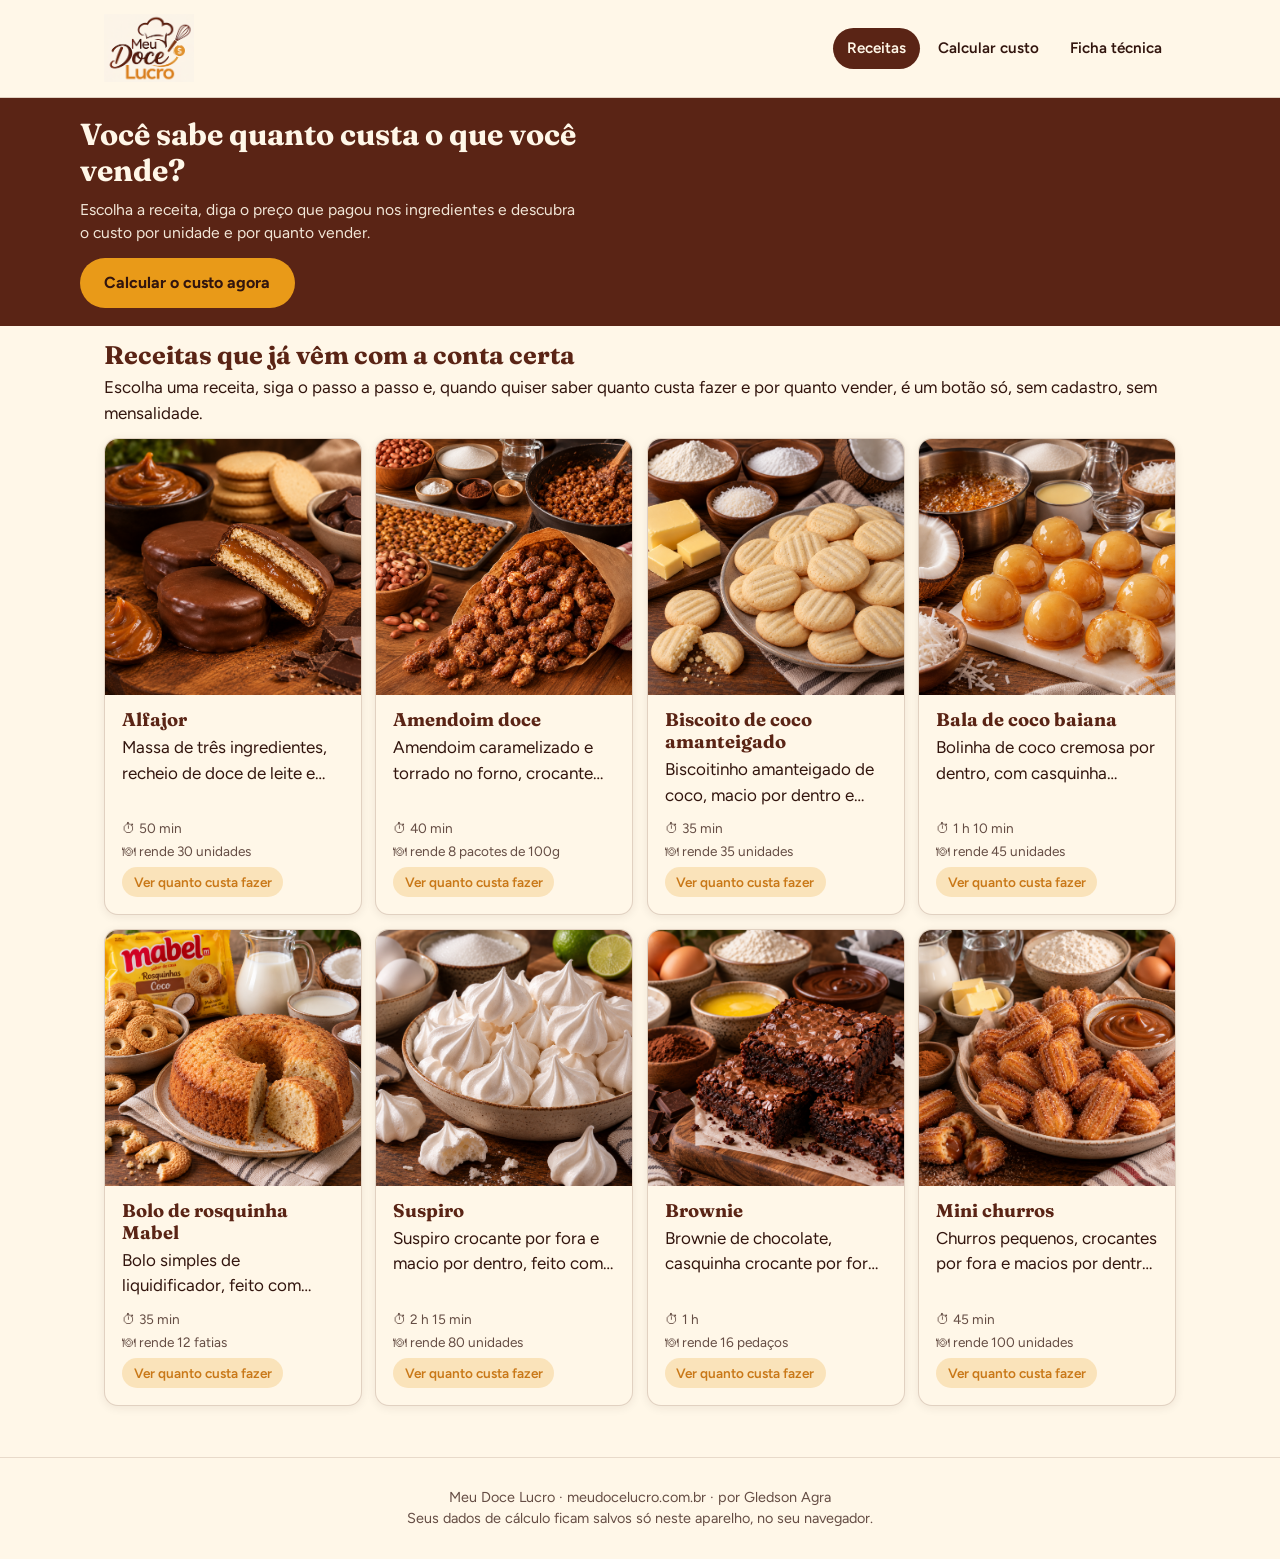
<file: index.html>
﻿<!DOCTYPE html>
<html lang="pt-BR">
<head>
<meta charset="UTF-8">
<meta name="viewport" content="width=device-width, initial-scale=1.0">
<title>Meu Doce Lucro: receitas e calculadora de custo para quem vende comida caseira</title>
<meta name="description" content="Receitas de bolo, doce, salgado e marmita, com um clique direto para calcular quanto custa fazer e por quanto vender.">
<link rel="stylesheet" href="assets/estilo.css?v=14">
<link rel="icon" href="assets/logo.png">
</head>
<body>
<a href="#conteudo" class="pular-conteudo">Pular para o conteúdo</a>

<header class="topo">
  <div class="topo-conteudo">
    <a href="index.html" class="marca"><img src="assets/logo.png" alt="Meu Doce Lucro"></a>
    <nav aria-label="Navegação principal">
      <ul class="nav-principal">
        <li><a href="index.html" aria-current="page">Receitas</a></li>
        <li><a href="calcular.html">Calcular custo</a></li>
        <li><a href="fichas.html">Ficha técnica</a></li>
      </ul>
    </nav>
  </div>
</header>

<section class="faixa-abertura">
  <div class="faixa-abertura-conteudo">
    <h1>Você sabe quanto custa o que você vende?</h1>
    <p>Escolha a receita, diga o preço que pagou nos ingredientes e
    descubra o custo por unidade e por quanto vender.</p>
    <a class="btn btn-primario" href="calcular.html">Calcular o custo agora</a>
  </div>
</section>

<main id="conteudo">
  <section aria-label="Lista de receitas">
    <h2 style="margin-bottom:0.2em;">Receitas que já vêm com a conta certa</h2>
    <p style="margin-bottom:0.7em;">Escolha uma receita, siga o passo a passo e, quando quiser saber
    quanto custa fazer e por quanto vender, é um botão só, sem
    cadastro, sem mensalidade.</p>

    <div class="grade-receitas" id="grade-receitas">
      <!-- Preenchido pelo JavaScript abaixo, a partir de assets/receitas.js -->
    </div>
  </section>
</main>

<footer class="rodape">
  Meu Doce Lucro · meudocelucro.com.br · por Gledson Agra<br>
  Seus dados de cálculo ficam salvos só neste aparelho, no seu navegador.
</footer>

<script src="assets/receitas.js?v=3"></script>
<script src="assets/app.js?v=3"></script>
<script>
  // Monta os cartões da home a partir da lista em assets/receitas.js.
  // Fazer isso por JavaScript evita repetir o mesmo bloco de HTML de
  // cartão em vários lugares: some uma receita nova só na lista, e o
  // cartão aparece aqui sozinho.
  (function () {
    var grade = document.getElementById("grade-receitas");
    var html = RECEITAS.map(function (receita) {
      return (
        '<a class="receita-card" href="' + receita.url + '">' +
          '<div class="imagem-espaco">' +
            (receita.foto
              ? '<img src="assets-fotos/' + receita.foto + '" alt="' + receita.titulo + '" loading="lazy" onerror="this.remove()">'
              : "") +
          "</div>" +
          '<div class="conteudo">' +
            "<h2>" + receita.titulo + "</h2>" +
            '<p class="resumo">' + receita.resumo + "</p>" +
            '<div class="meta">' +
              "<span>⏱ " + receita.tempoPreparo + "</span>" +
              "<span>🍽 rende " + receita.rendimento + " " + receita.unidadeRendimento + "</span>" +
            "</div>" +
            '<span class="chamada-custo">Ver quanto custa fazer</span>' +
          "</div>" +
        "</a>"
      );
    }).join("");
    grade.innerHTML = html;
  })();
</script>
</body>
</html>
</file>
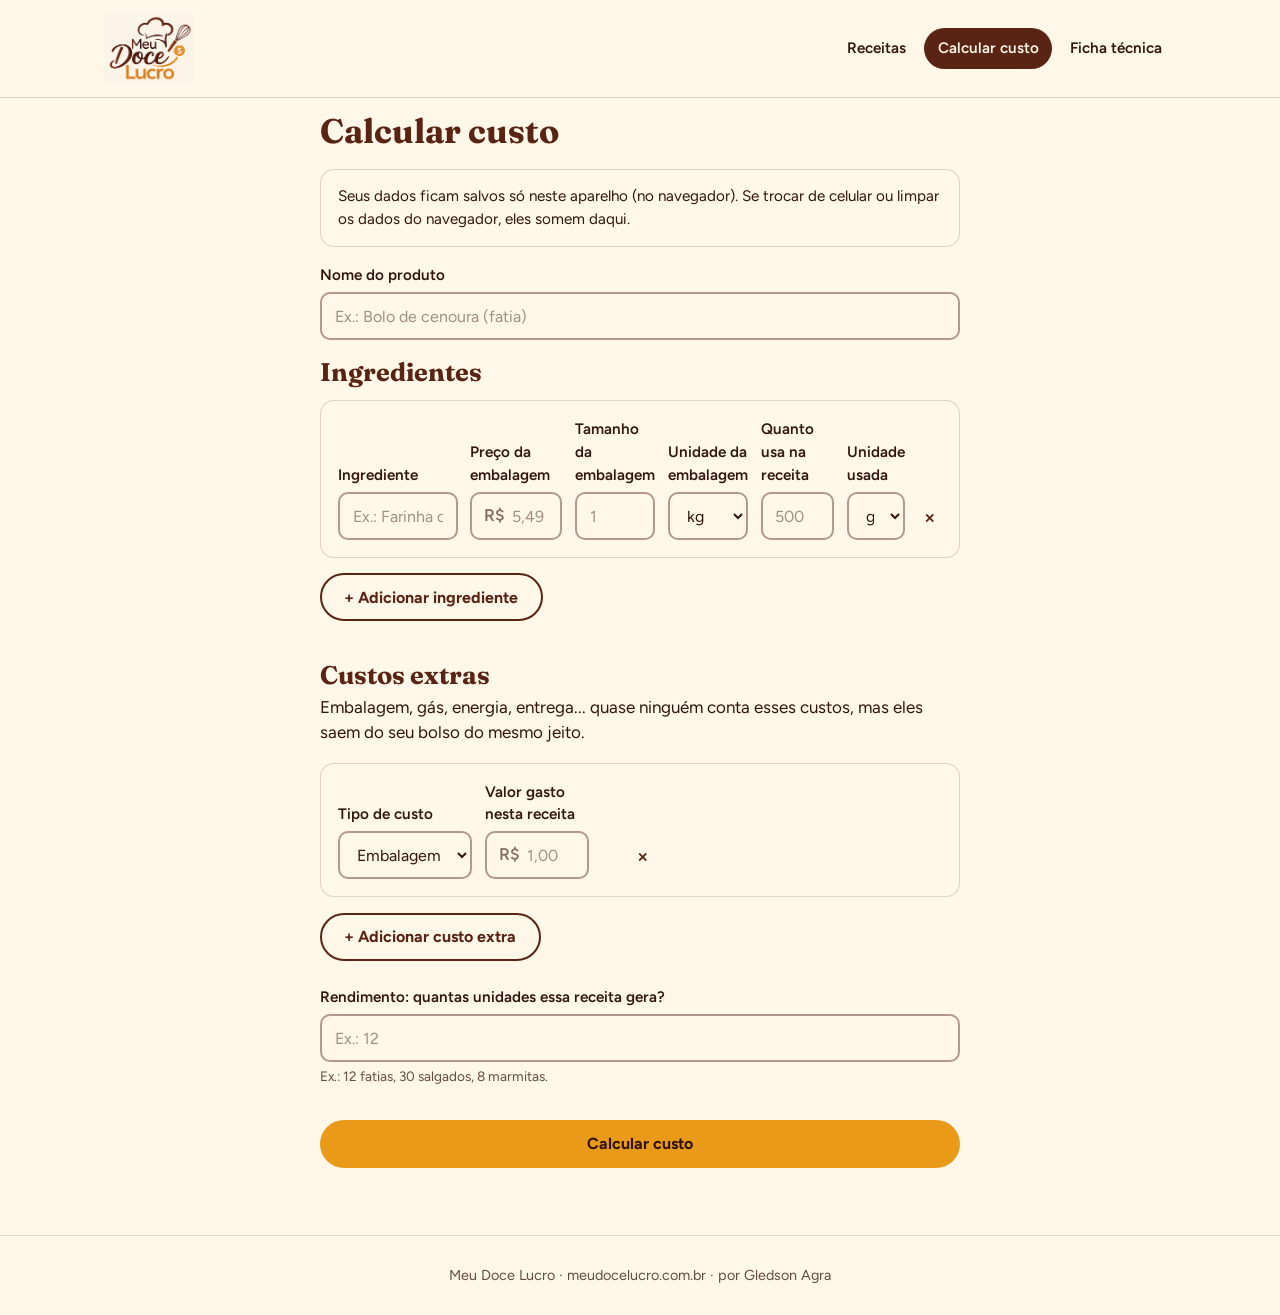
<file: calcular.html>
﻿<!DOCTYPE html>
<html lang="pt-BR">
<head>
<meta charset="UTF-8">
<meta name="viewport" content="width=device-width, initial-scale=1.0">
<title>Calcular custo: Meu Doce Lucro</title>
<meta name="description" content="Calculadora de custo e preço de venda para bolo, doce, salgado e marmita. Grátis, sem cadastro, direto no navegador.">
<link rel="stylesheet" href="assets/estilo.css?v=14">
<link rel="icon" href="assets/logo.png">
</head>
<body>
<a href="#conteudo" class="pular-conteudo">Pular para o conteúdo</a>

<header class="topo">
  <div class="topo-conteudo">
    <a href="index.html" class="marca"><img src="assets/logo.png" alt="Meu Doce Lucro"></a>
    <nav aria-label="Navegação principal">
      <ul class="nav-principal">
        <li><a href="index.html">Receitas</a></li>
        <li><a href="calcular.html" aria-current="page">Calcular custo</a></li>
        <li><a href="fichas.html">Ficha técnica</a></li>
      </ul>
    </nav>
  </div>
</header>

<main id="conteudo">
  <div class="faixa-estreita">

    <h1 style="margin-bottom:0.2em;">Calcular custo</h1>
    <p id="subtitulo-receita" style="opacity:0.8;"></p>

    <div class="aviso aviso-info">
      Seus dados ficam salvos só neste aparelho (no navegador). Se trocar
      de celular ou limpar os dados do navegador, eles somem daqui.
    </div>

    <div class="campo">
      <label for="campo-nome-produto">Nome do produto</label>
      <input type="text" id="campo-nome-produto" placeholder="Ex.: Bolo de cenoura (fatia)">
    </div>

    <h2>Ingredientes</h2>
    <div id="lista-ingredientes"><!-- linhas de ingrediente entram aqui via JS --></div>
    <button type="button" class="btn btn-secundario" id="btn-add-ingrediente">+ Adicionar ingrediente</button>

    <h2 style="margin-top:1.5em;">Custos extras</h2>
    <p class="dica" style="margin-top:-0.5em;">
      Embalagem, gás, energia, entrega... quase ninguém conta esses custos,
      mas eles saem do seu bolso do mesmo jeito.
    </p>
    <div id="lista-extras"><!-- linhas de custo extra entram aqui via JS --></div>
    <button type="button" class="btn btn-secundario" id="btn-add-extra">+ Adicionar custo extra</button>

    <div class="campo" style="margin-top:1.5em;">
      <label for="campo-rendimento">Rendimento: quantas unidades essa receita gera?</label>
      <input type="number" id="campo-rendimento" min="1" step="1" placeholder="Ex.: 12" inputmode="numeric">
      <p class="dica">Ex.: 12 fatias, 30 salgados, 8 marmitas.</p>
    </div>

    <button type="button" class="btn btn-primario btn-bloco" id="btn-calcular" style="margin:1em 0;">
      Calcular custo
    </button>

    <div id="area-resultado" hidden>

      <div class="aviso aviso-alerta" id="aviso-sem-embalagem" hidden>
        Você não lançou nenhum custo de embalagem, o número abaixo está otimista.
      </div>

      <div id="aviso-historico"><!-- frase de comparação com o histórico, se houver --></div>

      <div class="resultado-destaque">
        <div class="rotulo">Custo por unidade</div>
        <div class="valor numero" id="valor-custo-unidade">R$ 0,00</div>
      </div>

      <h2>Preço de venda sugerido</h2>
      <p class="dica" style="margin-top:-0.5em;">
        Margem sobre a venda não é a mesma coisa que multiplicar o custo:
        aqui, a margem escolhida é a fatia que ela representa do PREÇO
        final, não do seu custo.
      </p>
      <div class="grade-margens" id="grade-margens">
        <!-- 4 botões de margem entram aqui via JS -->
      </div>

      <div class="cartao" id="bloco-afiliado-container" hidden>
        <div class="bloco-afiliado">
          <h3>Pode te ajudar</h3>
          <ul id="lista-sugestoes-afiliado"></ul>
          <p class="aviso-parceria">Alguns desses links são de parceria: se você comprar por eles, o Meu Doce Lucro pode ganhar uma comissão, sem custo extra para você.</p>
        </div>
      </div>

      <button type="button" class="btn btn-primario btn-bloco" id="btn-salvar-ficha" style="margin-top:1.25em;">
        Salvar na ficha técnica
      </button>
    </div>

  </div>
</main>

<footer class="rodape">
  Meu Doce Lucro · meudocelucro.com.br · por Gledson Agra
</footer>

<script src="assets/receitas.js?v=3"></script>
<script src="assets/app.js?v=3"></script>
<script src="assets/cadastro.js?v=2"></script>
<script>
/*
  Lógica da tela de calcular custo.

  Por que este script fica direto no HTML da página (e não em app.js)?
  Porque ele mexe muito no DOM específico desta tela (adicionar linha,
  ler campo, mostrar resultado). app.js guarda só o que é reaproveitado
  por mais de uma página (conversão de unidade, formatação, localStorage,
  histórico, links de afiliado). Essa separação evita que app.js vire um
  arquivo gigante e confuso.
*/
(function () {
  "use strict";

  var UNIDADES_PESO_VOLUME = ["g", "kg", "ml", "l", "un"];
  var contadorLinha = 0;
  var fichaEmEdicaoId = null; // se veio de "?ficha=", guardamos o id aqui

  var listaIngredientesEl = document.getElementById("lista-ingredientes");
  var listaExtrasEl = document.getElementById("lista-extras");

  /* ---------- Construção das linhas de ingrediente ---------- */

  function opcoesUnidade(selecionada) {
    return UNIDADES_PESO_VOLUME.map(function (u) {
      return '<option value="' + u + '"' + (u === selecionada ? " selected" : "") + ">" + u + "</option>";
    }).join("");
  }

  function criarLinhaIngrediente(dados) {
    dados = dados || {};
    contadorLinha++;
    var id = "ing" + contadorLinha;
    var div = document.createElement("div");
    div.className = "linha-ingrediente";
    div.dataset.linhaId = id;
    div.innerHTML =
      '<div class="campo">' +
        '<label for="' + id + '-nome">Ingrediente</label>' +
        '<input type="text" id="' + id + '-nome" class="campo-nome" value="' + (dados.nome || "") + '" placeholder="Ex.: Farinha de trigo">' +
      "</div>" +
      '<div class="campo">' +
        '<label for="' + id + '-preco">Preço da embalagem</label>' +
        '<div class="campo-moeda">' +
          '<span class="prefixo-moeda" aria-hidden="true">R$</span>' +
          '<input type="text" id="' + id + '-preco" class="campo-preco" value="' + (dados.precoEmbalagem || "") + '" placeholder="5,49">' +
        "</div>" +
      "</div>" +
      '<div class="campo">' +
        '<label for="' + id + '-tamanho">Tamanho da embalagem</label>' +
        '<input type="text" id="' + id + '-tamanho" class="campo-tamanho" value="' + (dados.tamanhoEmbalagem || "") + '" placeholder="1">' +
      "</div>" +
      '<div class="campo">' +
        '<label for="' + id + '-unidade-embalagem">Unidade da embalagem</label>' +
        '<select id="' + id + '-unidade-embalagem" class="campo-unidade-embalagem">' + opcoesUnidade(dados.unidadeEmbalagem || "kg") + "</select>" +
      "</div>" +
      '<div class="campo">' +
        '<label for="' + id + '-usado">Quanto usa na receita</label>' +
        '<input type="text" id="' + id + '-usado" class="campo-usado" value="' + (dados.quantidadeUsada || "") + '" placeholder="500">' +
      "</div>" +
      '<div class="campo">' +
        '<label for="' + id + '-unidade-usada">Unidade usada</label>' +
        '<select id="' + id + '-unidade-usada" class="campo-unidade-usada">' + opcoesUnidade(dados.unidadeUsada || "g") + "</select>" +
      "</div>" +
      '<button type="button" class="remover-linha" aria-label="Remover ingrediente">✕</button>';

    div.querySelector(".remover-linha").addEventListener("click", function () {
      div.remove();
    });
    listaIngredientesEl.appendChild(div);
  }

  function lerIngredientes() {
    var linhas = listaIngredientesEl.querySelectorAll(".linha-ingrediente");
    var lista = [];
    linhas.forEach(function (linha) {
      lista.push({
        nome: linha.querySelector(".campo-nome").value,
        precoEmbalagem: linha.querySelector(".campo-preco").value,
        tamanhoEmbalagem: linha.querySelector(".campo-tamanho").value,
        unidadeEmbalagem: linha.querySelector(".campo-unidade-embalagem").value,
        quantidadeUsada: linha.querySelector(".campo-usado").value,
        unidadeUsada: linha.querySelector(".campo-unidade-usada").value,
      });
    });
    return lista;
  }

  /* ---------- Construção das linhas de custo extra ---------- */

  var TIPOS_EXTRA = ["Embalagem", "Gás", "Energia", "Entrega", "Outro"];

  function opcoesTipoExtra(selecionado) {
    return TIPOS_EXTRA.map(function (t) {
      return '<option value="' + t + '"' + (t === selecionado ? " selected" : "") + ">" + t + "</option>";
    }).join("");
  }

  function criarLinhaExtra(dados) {
    dados = dados || {};
    contadorLinha++;
    var id = "ext" + contadorLinha;
    var div = document.createElement("div");
    div.className = "linha-ingrediente";
    div.dataset.linhaId = id;
    div.innerHTML =
      '<div class="campo">' +
        '<label for="' + id + '-tipo">Tipo de custo</label>' +
        '<select id="' + id + '-tipo" class="campo-tipo-extra">' + opcoesTipoExtra(dados.tipo || "Embalagem") + "</select>" +
      "</div>" +
      '<div class="campo">' +
        '<label for="' + id + '-valor">Valor gasto nesta receita</label>' +
        '<div class="campo-moeda">' +
          '<span class="prefixo-moeda" aria-hidden="true">R$</span>' +
          '<input type="text" id="' + id + '-valor" class="campo-valor-extra" value="' + (dados.valor || "") + '" placeholder="1,00">' +
        "</div>" +
      "</div>" +
      '<button type="button" class="remover-linha" aria-label="Remover custo extra">✕</button>';

    div.querySelector(".remover-linha").addEventListener("click", function () {
      div.remove();
    });
    listaExtrasEl.appendChild(div);
  }

  function lerExtras() {
    var linhas = listaExtrasEl.querySelectorAll(".linha-ingrediente");
    var lista = [];
    linhas.forEach(function (linha) {
      lista.push({
        tipo: linha.querySelector(".campo-tipo-extra").value,
        valor: linha.querySelector(".campo-valor-extra").value,
      });
    });
    return lista;
  }

  document.getElementById("btn-add-ingrediente").addEventListener("click", function () {
    criarLinhaIngrediente();
  });
  document.getElementById("btn-add-extra").addEventListener("click", function () {
    criarLinhaExtra();
  });

  /* ---------- Preenchimento inicial da tela ----------
     Três situações possíveis ao abrir esta página:
     1. "?ficha=ID"   → editar uma ficha já salva (vem da tela de fichas)
     2. "?receita=ID" → vir de uma receita, com ingredientes pré-preenchidos
     3. nenhuma das duas → tela em branco, com uma linha vazia para começar
  */
  var parametros = new URLSearchParams(window.location.search);
  var idFicha = parametros.get("ficha");
  var idReceita = parametros.get("receita");
  var margemEscolhida = 0.5; // padrão pedido: 50%

  if (idFicha) {
    var ficha = MDL.obterFichaPorId(idFicha);
    if (ficha) {
      fichaEmEdicaoId = ficha.id;
      document.getElementById("campo-nome-produto").value = ficha.nome || "";
      document.getElementById("campo-rendimento").value = ficha.rendimento || "";
      margemEscolhida = ficha.margem || 0.5;
      (ficha.ingredientes || []).forEach(criarLinhaIngrediente);
      (ficha.custosExtras || []).forEach(criarLinhaExtra);
      document.getElementById("subtitulo-receita").textContent = "Editando ficha salva.";
    }
  } else if (idReceita) {
    var receita = (typeof RECEITAS !== "undefined" ? RECEITAS : []).filter(function (r) {
      return r.id === idReceita;
    })[0];
    if (receita) {
      document.getElementById("campo-nome-produto").value = receita.titulo;
      document.getElementById("campo-rendimento").value = receita.rendimento || "";
      document.getElementById("subtitulo-receita").textContent =
        "Vindo da receita \"" + receita.titulo + "\": falta só informar os preços.";
      receita.ingredientesCalculo.forEach(function (ing) {
        criarLinhaIngrediente({
          nome: ing.nome,
          quantidadeUsada: ing.quantidade,
          unidadeUsada: ing.unidade,
          unidadeEmbalagem: ing.unidade === "un" ? "un" : (ing.unidade === "ml" ? "l" : "kg"),
        });
      });
    }
  }

  // Se nada preencheu nenhuma linha, começa com uma linha vazia: tela
  // vazia é convite pra ação, não aviso de sistema.
  if (listaIngredientesEl.children.length === 0) criarLinhaIngrediente();
  if (listaExtrasEl.children.length === 0) criarLinhaExtra();

  /* ---------- Botões de margem ---------- */
  var MARGENS = [0.3, 0.4, 0.5, 0.6];
  var gradeMargens = document.getElementById("grade-margens");
  var ultimoCustoPorUnidade = 0;

  function desenharBotoesMargem() {
    gradeMargens.innerHTML = MARGENS.map(function (m) {
      var preco = MDL.precoSugerido(ultimoCustoPorUnidade, m);
      return (
        '<button type="button" class="opcao-margem" data-margem="' + m + '" aria-pressed="' + (m === margemEscolhida) + '">' +
          '<span class="percentual">' + Math.round(m * 100) + "%</span>" +
          '<span class="preco numero">' + MDL.formatarMoeda(preco) + "</span>" +
        "</button>"
      );
    }).join("");
    gradeMargens.querySelectorAll(".opcao-margem").forEach(function (botao) {
      botao.addEventListener("click", function () {
        margemEscolhida = parseFloat(botao.dataset.margem);
        desenharBotoesMargem();
      });
    });
  }

  /* ---------- Cálculo principal ---------- */
  function calcular() {
    var ingredientes = lerIngredientes();
    var extras = lerExtras();
    var rendimento = MDL.paraNumero(document.getElementById("campo-rendimento").value);

    if (ingredientes.length === 0) {
      window.alert("Adicione ao menos um ingrediente antes de calcular.");
      return;
    }
    if (rendimento <= 0) {
      window.alert("Informe quantas unidades essa receita rende (por exemplo, 12 fatias) antes de calcular.");
      document.getElementById("campo-rendimento").focus();
      return;
    }

    var totalIngredientes = 0;
    for (var i = 0; i < ingredientes.length; i++) {
      var resultado = MDL.calcularCustoIngrediente(ingredientes[i]);
      if (!resultado.ok) {
        window.alert(resultado.mensagem);
        return;
      }
      totalIngredientes += resultado.custo;
    }

    var totalExtras = 0;
    var temCustoEmbalagem = false;
    var usouGramas = false;
    extras.forEach(function (extra) {
      totalExtras += MDL.paraNumero(extra.valor);
      if (extra.tipo === "Embalagem" && MDL.paraNumero(extra.valor) > 0) temCustoEmbalagem = true;
    });
    ingredientes.forEach(function (ing) {
      if (ing.unidadeUsada === "g") usouGramas = true;
    });

    var custoTotal = totalIngredientes + totalExtras;
    var custoPorUnidade = custoTotal / rendimento;
    ultimoCustoPorUnidade = custoPorUnidade;

    // Compara com o histórico ANTES de salvar o novo registro.
    var fichaAtual = fichaEmEdicaoId ? MDL.obterFichaPorId(fichaEmEdicaoId) : null;
    var comparacao = fichaAtual ? MDL.compararComHistorico(fichaAtual.historico, custoPorUnidade) : null;

    document.getElementById("aviso-sem-embalagem").hidden = temCustoEmbalagem;
    document.getElementById("valor-custo-unidade").textContent = MDL.formatarMoeda(custoPorUnidade);

    var avisoHistorico = document.getElementById("aviso-historico");
    if (comparacao) {
      var classe = comparacao.tipo === "alerta" ? "aviso-alerta" : (comparacao.tipo === "lucro" ? "aviso-lucro" : "aviso-info");
      avisoHistorico.innerHTML = '<div class="aviso ' + classe + '">' + comparacao.mensagem + "</div>";
    } else {
      avisoHistorico.innerHTML = "";
    }

    desenharBotoesMargem();

    var sugestoes = MDL.sugerirAfiliados({
      usouGramas: usouGramas,
      temCustoEmbalagem: temCustoEmbalagem,
      rendimento: rendimento,
    });
    var containerAfiliado = document.getElementById("bloco-afiliado-container");
    if (sugestoes.length > 0) {
      document.getElementById("lista-sugestoes-afiliado").innerHTML = sugestoes.map(function (s) {
        return "<li>" + s.texto + ' <a href="' + s.link + '" target="_blank" rel="noopener sponsored">' + s.rotulo + "</a></li>";
      }).join("");
      containerAfiliado.hidden = false;
    } else {
      containerAfiliado.hidden = true;
    }

    // Guarda os dados calculados no botão "salvar", para não recalcular tudo de novo.
    document.getElementById("btn-salvar-ficha").dataset.custoPorUnidade = String(custoPorUnidade);

    document.getElementById("area-resultado").hidden = false;
    document.getElementById("area-resultado").scrollIntoView({ behavior: "smooth", block: "start" });
  }

  document.getElementById("btn-calcular").addEventListener("click", calcular);

  /* ---------- Salvar ficha ---------- */
  document.getElementById("btn-salvar-ficha").addEventListener("click", function () {
    var nome = document.getElementById("campo-nome-produto").value.trim();
    if (!nome) {
      window.alert("Dê um nome ao produto antes de salvar (ex.: \"Bolo de cenoura - fatia\").");
      document.getElementById("campo-nome-produto").focus();
      return;
    }

    var custoPorUnidade = parseFloat(this.dataset.custoPorUnidade || "0");
    var lista = MDL.obterFichas();
    var ficha = fichaEmEdicaoId ? MDL.obterFichaPorId(fichaEmEdicaoId) : null;

    if (!ficha) {
      ficha = {
        id: MDL.gerarId(),
        origemReceita: idReceita || null,
        historico: [],
      };
      lista.push(ficha);
      fichaEmEdicaoId = ficha.id;
    }

    ficha.nome = nome;
    ficha.ingredientes = lerIngredientes();
    ficha.custosExtras = lerExtras();
    ficha.rendimento = MDL.paraNumero(document.getElementById("campo-rendimento").value);
    ficha.margem = margemEscolhida;
    ficha.historico = MDL.acrescentarHistorico(ficha.historico, custoPorUnidade);

    var salvou = MDL.salvarFichas(lista);
    if (salvou) {
      window.alert('Ficha "' + nome + '" salva! Você pode consultá-la a qualquer momento em "Ficha técnica".');
    } else {
      window.alert("Não deu para salvar. O navegador pode estar em modo privado/anônimo, que não guarda dados.");
    }
  });
})();
</script>
</body>
</html>
</file>
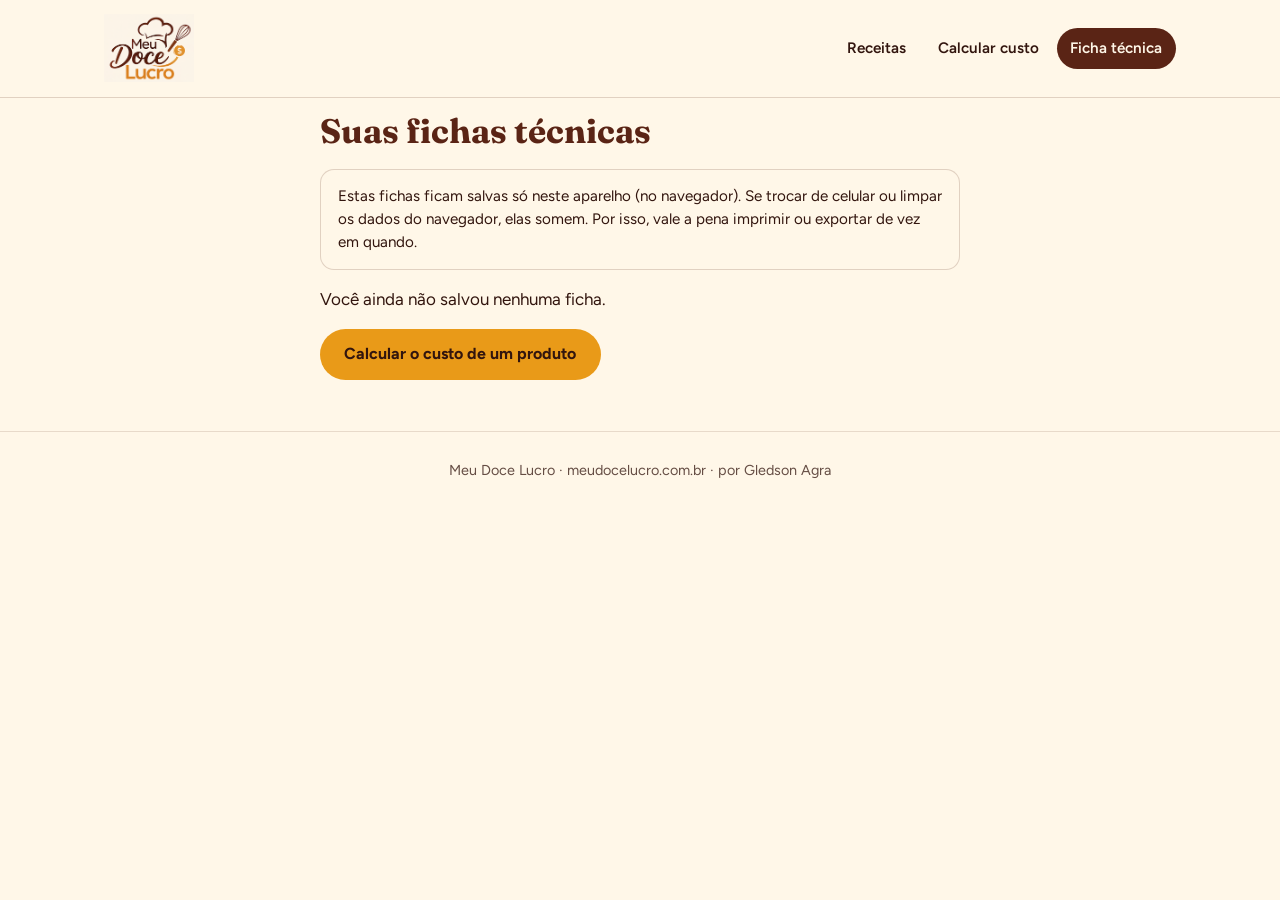
<file: fichas.html>
﻿<!DOCTYPE html>
<html lang="pt-BR">
<head>
<meta charset="UTF-8">
<meta name="viewport" content="width=device-width, initial-scale=1.0">
<title>Ficha técnica: Meu Doce Lucro</title>
<meta name="description" content="Suas fichas técnicas salvas: custo, preço sugerido e exportação para imprimir ou enviar a clientes e fornecedores.">
<link rel="stylesheet" href="assets/estilo.css?v=14">
<!-- media="print": esta folha só é usada pelo navegador na hora de imprimir. -->
<link rel="stylesheet" href="assets/impressao.css?v=2" media="print">
<link rel="icon" href="assets/logo.png">
</head>
<body>
<a href="#conteudo" class="pular-conteudo">Pular para o conteúdo</a>

<header class="topo somente-tela">
  <div class="topo-conteudo">
    <a href="index.html" class="marca"><img src="assets/logo.png" alt="Meu Doce Lucro"></a>
    <nav aria-label="Navegação principal">
      <ul class="nav-principal">
        <li><a href="index.html">Receitas</a></li>
        <li><a href="calcular.html">Calcular custo</a></li>
        <li><a href="fichas.html" aria-current="page">Ficha técnica</a></li>
      </ul>
    </nav>
  </div>
</header>

<main id="conteudo" class="somente-tela">
  <div class="faixa-estreita">
    <h1>Suas fichas técnicas</h1>

    <div class="aviso aviso-info">
      Estas fichas ficam salvas só neste aparelho (no navegador). Se
      trocar de celular ou limpar os dados do navegador, elas somem.
      Por isso, vale a pena imprimir ou exportar de vez em quando.
    </div>

    <div id="lista-vazia" hidden>
      <p>Você ainda não salvou nenhuma ficha.</p>
      <a class="btn btn-primario" href="calcular.html">Calcular o custo de um produto</a>
    </div>

    <div id="acoes-caderno" style="margin-bottom:1.25em;" hidden>
      <button type="button" class="btn btn-secundario btn-bloco" id="btn-imprimir-caderno">
        Imprimir caderno completo (todas as fichas)
      </button>
    </div>

    <div id="lista-fichas"><!-- cartões de ficha entram aqui via JS --></div>
  </div>
</main>

<footer class="rodape somente-tela">
  Meu Doce Lucro · meudocelucro.com.br · por Gledson Agra
</footer>

<!--
  Área usada só na hora de imprimir. Fica vazia e escondida na tela
  normal; o JavaScript preenche ela no instante de clicar em "imprimir"
  e chama window.print() logo em seguida.
-->
<div id="area-impressao" class="somente-impressao"></div>

<script src="assets/app.js?v=3"></script>
<script src="assets/cadastro.js?v=2"></script>
<script>
(function () {
  "use strict";

  var listaFichasEl = document.getElementById("lista-fichas");
  var listaVaziaEl = document.getElementById("lista-vazia");
  var acoesCadernoEl = document.getElementById("acoes-caderno");

  // Recalcula os números de uma ficha a partir dos dados salvos. Não
  // reaproveitamos nenhum "custo pronto" guardado antigo: refazemos a
  // conta com os mesmos preços que a pessoa informou da última vez,
  // igual a calcular.html faz. O único valor histórico é o do
  // gráfico de comparação (ficha.historico), nunca o custo em si.
  function recomputar(ficha) {
    var itens = (ficha.ingredientes || []).map(function (ing) {
      var r = MDL.calcularCustoIngrediente(ing);
      return { nome: ing.nome, custo: r.ok ? r.custo : 0 };
    });
    var totalIngredientes = itens.reduce(function (soma, i) { return soma + i.custo; }, 0);
    var totalExtras = (ficha.custosExtras || []).reduce(function (soma, e) {
      return soma + MDL.paraNumero(e.valor);
    }, 0);
    var custoTotal = totalIngredientes + totalExtras;
    var custoPorUnidade = ficha.rendimento ? custoTotal / ficha.rendimento : 0;
    return {
      itens: itens,
      totalIngredientes: totalIngredientes,
      totalExtras: totalExtras,
      custoTotal: custoTotal,
      custoPorUnidade: custoPorUnidade,
    };
  }

  function ultimaAtualizacao(ficha) {
    if (!ficha.historico || ficha.historico.length === 0) return "-";
    return MDL.formatarDataCurta(ficha.historico[ficha.historico.length - 1].data);
  }

  function desenharListaTela() {
    var fichas = MDL.obterFichas();
    if (fichas.length === 0) {
      listaVaziaEl.hidden = false;
      acoesCadernoEl.hidden = true;
      listaFichasEl.innerHTML = "";
      return;
    }
    listaVaziaEl.hidden = true;
    acoesCadernoEl.hidden = false;

    listaFichasEl.innerHTML = fichas.map(function (ficha) {
      var calc = recomputar(ficha);
      var preco = MDL.precoSugerido(calc.custoPorUnidade, ficha.margem || 0.5);
      return (
        '<div class="cartao ficha-card">' +
          "<div>" +
            "<h2 style=\"font-size:1.15rem; margin-bottom:0.15em;\">" + ficha.nome + "</h2>" +
            '<p class="dica" style="margin-bottom:0.6em;">Atualizada em ' + ultimaAtualizacao(ficha) + "</p>" +
            '<div class="acoes">' +
              '<a class="btn btn-secundario" href="calcular.html?ficha=' + ficha.id + '">Editar / recalcular</a>' +
              '<button type="button" class="btn btn-secundario" data-imprimir="' + ficha.id + '">Imprimir esta ficha</button>' +
              '<button type="button" class="btn btn-perigo" data-excluir="' + ficha.id + '">Excluir</button>' +
            "</div>" +
          "</div>" +
          '<div class="numeros">' +
            '<div class="dica">Custo/unidade</div>' +
            '<div class="custo numero">' + MDL.formatarMoeda(calc.custoPorUnidade) + "</div>" +
            '<div class="dica">Sugestão de venda</div>' +
            '<div class="numero">' + MDL.formatarMoeda(preco) + "</div>" +
          "</div>" +
        "</div>"
      );
    }).join("");

    listaFichasEl.querySelectorAll("[data-excluir]").forEach(function (botao) {
      botao.addEventListener("click", function () {
        if (window.confirm('Excluir a ficha "' + botao.closest(".ficha-card").querySelector("h2").textContent + '"? Essa ação não pode ser desfeita.')) {
          MDL.excluirFicha(botao.dataset.excluir);
          desenharListaTela();
        }
      });
    });
    listaFichasEl.querySelectorAll("[data-imprimir]").forEach(function (botao) {
      botao.addEventListener("click", function () {
        imprimirFicha(botao.dataset.imprimir);
      });
    });
  }

  /* ---------- Geração do HTML de impressão ----------
     Uma única função monta o "papel" de uma ficha. É usada tanto para
     imprimir uma ficha sozinha quanto para montar o caderno completo
     (uma chamada por ficha, uma página por chamada). */
  function gerarHtmlFichaImpressao(ficha) {
    var calc = recomputar(ficha);
    var preco = MDL.precoSugerido(calc.custoPorUnidade, ficha.margem || 0.5);
    var linhasIngredientes = calc.itens.map(function (i) {
      return "<tr><td>" + i.nome + "</td><td>" + MDL.formatarMoeda(i.custo) + "</td></tr>";
    }).join("");
    var linhasExtras = (ficha.custosExtras || []).map(function (e) {
      return "<tr><td>" + e.tipo + "</td><td>" + MDL.formatarMoeda(MDL.paraNumero(e.valor)) + "</td></tr>";
    }).join("");

    return (
      '<div class="ficha-impressao">' +
        "<h1>" + ficha.nome + "</h1>" +
        "<p>Ficha gerada em " + MDL.formatarDataLonga(new Date()) + " · Rendimento: " + ficha.rendimento + " unidade(s)</p>" +
        "<h2>Ingredientes</h2>" +
        "<table><thead><tr><th>Item</th><th>Custo</th></tr></thead><tbody>" + linhasIngredientes + "</tbody></table>" +
        (linhasExtras ? "<h2>Custos extras</h2><table><thead><tr><th>Item</th><th>Custo</th></tr></thead><tbody>" + linhasExtras + "</tbody></table>" : "") +
        '<div class="resumo-final">' +
          '<div class="linha"><span>Custo total</span><span>' + MDL.formatarMoeda(calc.custoTotal) + "</span></div>" +
          '<div class="linha principal"><span>Custo por unidade</span><span>' + MDL.formatarMoeda(calc.custoPorUnidade) + "</span></div>" +
          '<div class="linha principal"><span>Preço de venda sugerido (' + Math.round((ficha.margem || 0.5) * 100) + "% de margem)</span><span>" + MDL.formatarMoeda(preco) + "</span></div>" +
        "</div>" +
        '<div class="rodape-impressao"><img src="assets/logo.png" alt="Meu Doce Lucro" style="height:30px;width:auto;border-radius:0;margin:0 auto 4px;">meudocelucro.com.br</div>' +
      "</div>"
    );
  }

  function imprimirFicha(id) {
    var ficha = MDL.obterFichaPorId(id);
    if (!ficha) return;
    document.getElementById("area-impressao").innerHTML =
      '<div class="pagina-impressao">' + gerarHtmlFichaImpressao(ficha) + "</div>";
    window.print();
  }

  // Caderno completo = a futura entrega paga (documento único, uma
  // ficha por página). A função fica isolada de propósito: no futuro,
  // dá para colocar uma verificação de pagamento bem no início dela,
  // sem precisar mexer em mais nada no resto do site.
  function imprimirCaderno() {
    // TODO (futuro): verificar aqui se a pessoa já pagou pelo caderno
    // completo antes de continuar. Enquanto não houver cobrança, a
    // função gera o caderno livremente.
    var fichas = MDL.obterFichas();
    if (fichas.length === 0) return;
    var html = fichas.map(function (ficha) {
      return '<div class="pagina-impressao">' + gerarHtmlFichaImpressao(ficha) + "</div>";
    }).join("");
    document.getElementById("area-impressao").innerHTML = html;
    window.print();
  }

  document.getElementById("btn-imprimir-caderno").addEventListener("click", imprimirCaderno);

  desenharListaTela();
})();
</script>
</body>
</html>
</file>
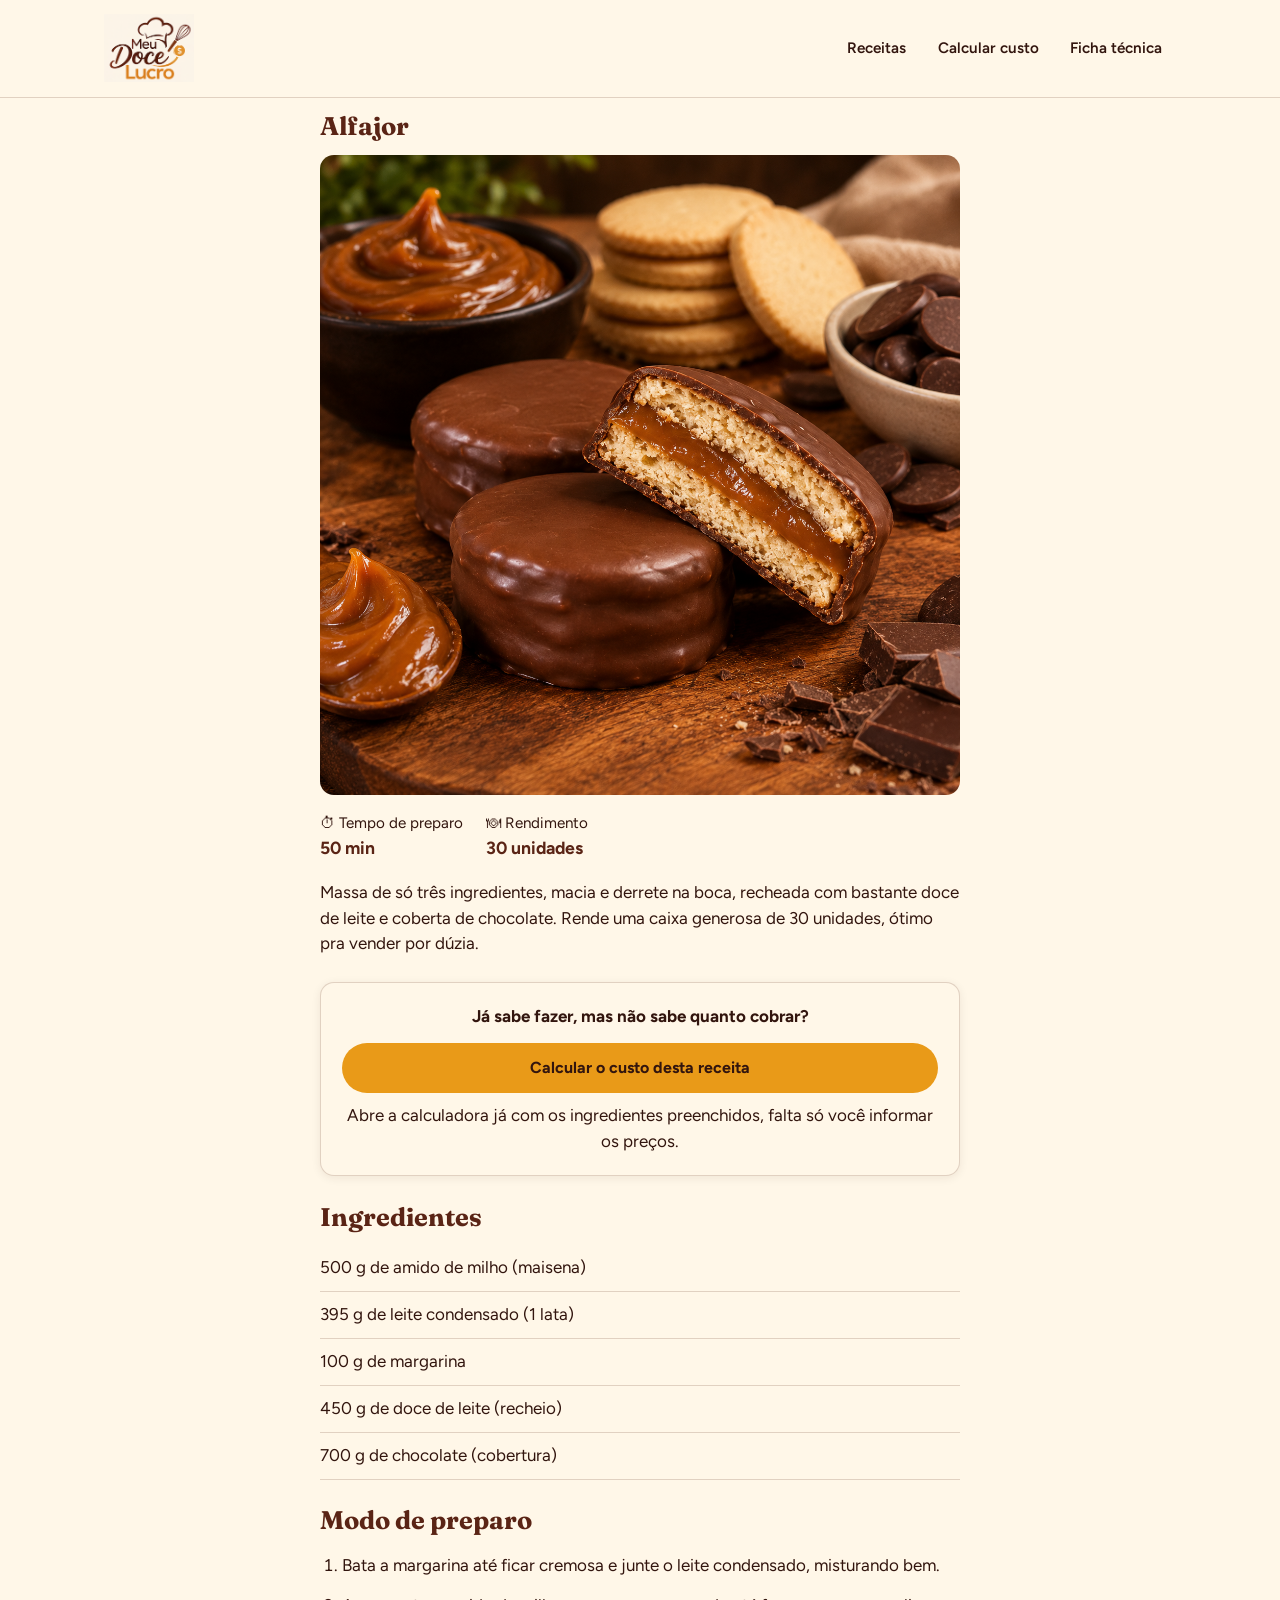
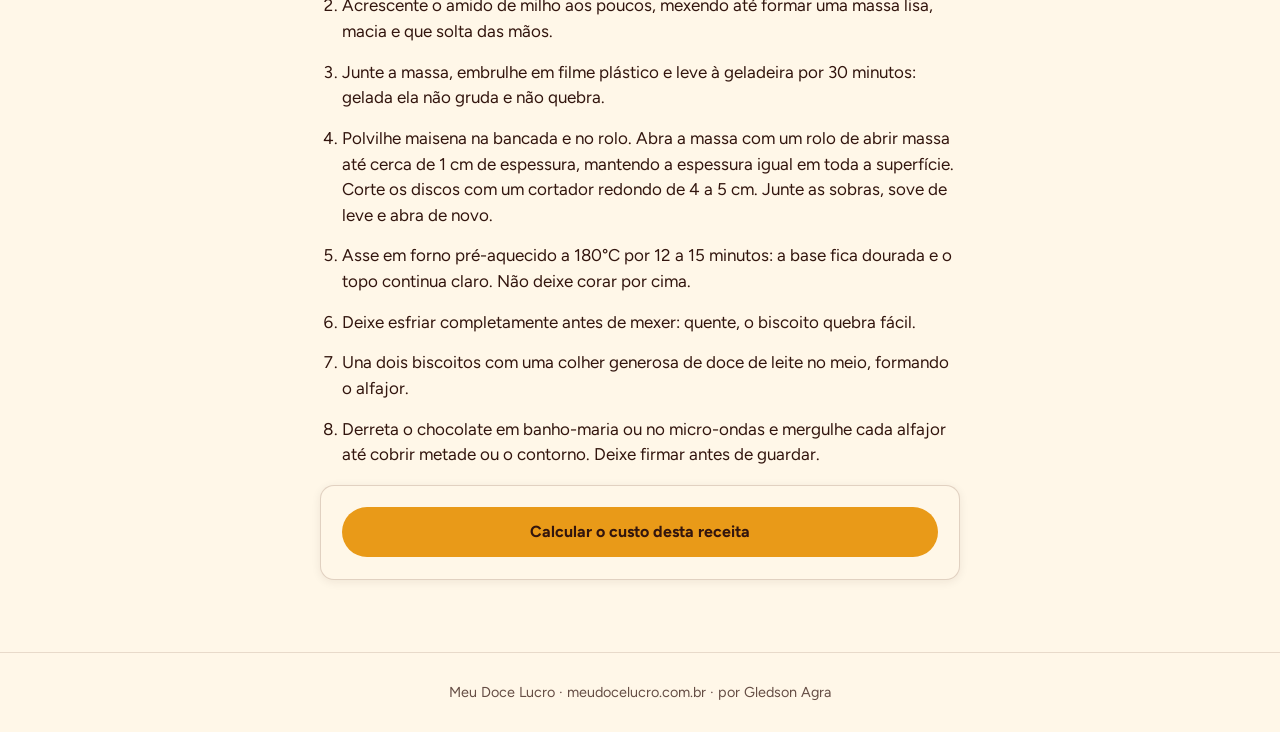
<file: receitas/alfajor.html>
﻿<!DOCTYPE html>
<html lang="pt-BR">
<head>
<meta charset="UTF-8">
<meta name="viewport" content="width=device-width, initial-scale=1.0">
<title>Alfajor: receita e custo | Meu Doce Lucro</title>
<meta name="description" content="Receita de alfajor com recheio de doce de leite e cobertura de chocolate, com passo a passo e calculadora de custo por unidade para quem vende.">
<link rel="stylesheet" href="../assets/estilo.css?v=14">
<link rel="icon" href="../assets/logo.png">

<script type="application/ld+json">
{
  "@context": "https://schema.org/",
  "@type": "Recipe",
  "name": "Alfajor",
  "author": { "@type": "Person", "name": "Gledson Agra" },
  "description": "Alfajor com massa de três ingredientes, recheio de doce de leite e cobertura de chocolate, rendendo 30 unidades.",
  "image": ["https://meudocelucro.com.br/imagens/alfajor.jpg"],
  "prepTime": "PT35M",
  "cookTime": "PT15M",
  "totalTime": "PT50M",
  "recipeYield": "30 unidades",
  "recipeCategory": "Doce",
  "recipeCuisine": "Brasileira",
  "recipeIngredient": [
    "500 g de amido de milho (maisena)",
    "395 g de leite condensado (1 lata)",
    "100 g de margarina",
    "450 g de doce de leite (recheio)",
    "700 g de chocolate (cobertura)"
  ],
  "recipeInstructions": [
    { "@type": "HowToStep", "text": "Bata a margarina até ficar cremosa e junte o leite condensado, misturando bem." },
    { "@type": "HowToStep", "text": "Acrescente o amido de milho aos poucos, mexendo até formar uma massa lisa, macia e que solta das mãos." },
    { "@type": "HowToStep", "text": "Junte a massa, embrulhe em filme plástico e leve à geladeira por 30 minutos: gelada ela não gruda e não quebra." },
    { "@type": "HowToStep", "text": "Polvilhe maisena na bancada e no rolo. Abra a massa com um rolo de abrir massa até cerca de 1 cm de espessura, mantendo a espessura igual em toda a superfície. Corte os discos com um cortador redondo de 4 a 5 cm. Junte as sobras, sove de leve e abra de novo." },
    { "@type": "HowToStep", "text": "Asse em forno pré-aquecido a 180°C por 12 a 15 minutos: a base fica dourada e o topo continua claro. Não deixe corar por cima." },
    { "@type": "HowToStep", "text": "Deixe esfriar completamente antes de mexer: quente, o biscoito quebra fácil." },
    { "@type": "HowToStep", "text": "Uma dois biscoitos com uma colher generosa de doce de leite no meio, formando o alfajor." },
    { "@type": "HowToStep", "text": "Derreta o chocolate em banho-maria ou no micro-ondas e mergulhe cada alfajor até cobrir metade ou o contorno. Deixe firmar antes de guardar." }
  ]
}
</script>
</head>
<body>
<a href="#conteudo" class="pular-conteudo">Pular para o conteúdo</a>

<header class="topo">
  <div class="topo-conteudo">
    <a href="../index.html" class="marca"><img src="../assets/logo.png" alt="Meu Doce Lucro"></a>
    <nav aria-label="Navegação principal">
      <ul class="nav-principal">
        <li><a href="../index.html">Receitas</a></li>
        <li><a href="../calcular.html">Calcular custo</a></li>
        <li><a href="../fichas.html">Ficha técnica</a></li>
      </ul>
    </nav>
  </div>
</header>

<main id="conteudo">
  <article class="faixa-estreita">
    <h1>Alfajor</h1>

    <div class="imagem-espaco-receita"></div>

    <div class="meta-receita">
      <span>⏱ Tempo de preparo<strong>50 min</strong></span>
      <span>🍽 Rendimento<strong>30 unidades</strong></span>
    </div>

    <p>
      Massa de só três ingredientes, macia e derrete na boca, recheada
      com bastante doce de leite e coberta de chocolate. Rende uma
      caixa generosa de 30 unidades, ótimo pra vender por dúzia.
    </p>

    <div class="cartao" style="text-align:center; margin: 1.5em 0;">
      <p style="margin-bottom:0.75em;"><strong>Já sabe fazer, mas não sabe quanto cobrar?</strong></p>
      <a class="btn btn-primario btn-bloco" href="../calcular.html?receita=alfajor">
        Calcular o custo desta receita
      </a>
      <p class="dica" style="margin-top:0.6em; margin-bottom:0;">
        Abre a calculadora já com os ingredientes preenchidos, falta só você informar os preços.
      </p>
    </div>

    <h2>Ingredientes</h2>
    <ul class="lista-ingredientes">
      <li>500 g de amido de milho (maisena)</li>
      <li>395 g de leite condensado (1 lata)</li>
      <li>100 g de margarina</li>
      <li>450 g de doce de leite (recheio)</li>
      <li>700 g de chocolate (cobertura)</li>
    </ul>

    <h2>Modo de preparo</h2>
    <ol class="passos-preparo">
      <li>Bata a margarina até ficar cremosa e junte o leite condensado, misturando bem.</li>
      <li>Acrescente o amido de milho aos poucos, mexendo até formar uma massa lisa, macia e que solta das mãos.</li>
      <li>Junte a massa, embrulhe em filme plástico e leve à geladeira por 30 minutos: gelada ela não gruda e não quebra.</li>
      <li>Polvilhe maisena na bancada e no rolo. Abra a massa com um rolo de abrir massa até cerca de 1 cm de espessura, mantendo a espessura igual em toda a superfície. Corte os discos com um cortador redondo de 4 a 5 cm. Junte as sobras, sove de leve e abra de novo.</li>
      <li>Asse em forno pré-aquecido a 180°C por 12 a 15 minutos: a base fica dourada e o topo continua claro. Não deixe corar por cima.</li>
      <li>Deixe esfriar completamente antes de mexer: quente, o biscoito quebra fácil.</li>
      <li>Una dois biscoitos com uma colher generosa de doce de leite no meio, formando o alfajor.</li>
      <li>Derreta o chocolate em banho-maria ou no micro-ondas e mergulhe cada alfajor até cobrir metade ou o contorno. Deixe firmar antes de guardar.</li>
    </ol>

    <div class="cartao" style="text-align:center;">
      <a class="btn btn-primario btn-bloco" href="../calcular.html?receita=alfajor">
        Calcular o custo desta receita
      </a>
    </div>
  </article>
</main>

<footer class="rodape">
  Meu Doce Lucro · meudocelucro.com.br · por Gledson Agra
</footer>

<script src="../assets/receitas.js?v=3"></script>
<script src="../assets/app.js?v=3"></script>
<script>
  // Acha a foto desta receita: bate o nome do arquivo desta página com
  // o campo "url" de cada receita em receitas.js, e usa o nome de
  // arquivo salvo no campo "foto" (dentro de /assets-fotos/, na raiz
  // do projeto). Sem campo "foto", ou se o arquivo não existir, a foto
  // simplesmente não aparece e sobra o degradê de fundo do CSS.
  (function () {
    var arquivo = window.location.pathname.split("/").pop();
    var receita = (typeof RECEITAS !== "undefined" ? RECEITAS : []).filter(function (r) {
      return r.url.indexOf(arquivo) !== -1;
    })[0];
    var espaco = document.querySelector(".imagem-espaco-receita");
    if (!receita || !receita.foto || !espaco) return;
    var img = document.createElement("img");
    img.src = "../assets-fotos/" + receita.foto;
    img.alt = receita.titulo;
    img.loading = "lazy";
    img.onerror = function () { img.remove(); };
    espaco.appendChild(img);
  })();
</script>
</body>
</html>
</file>
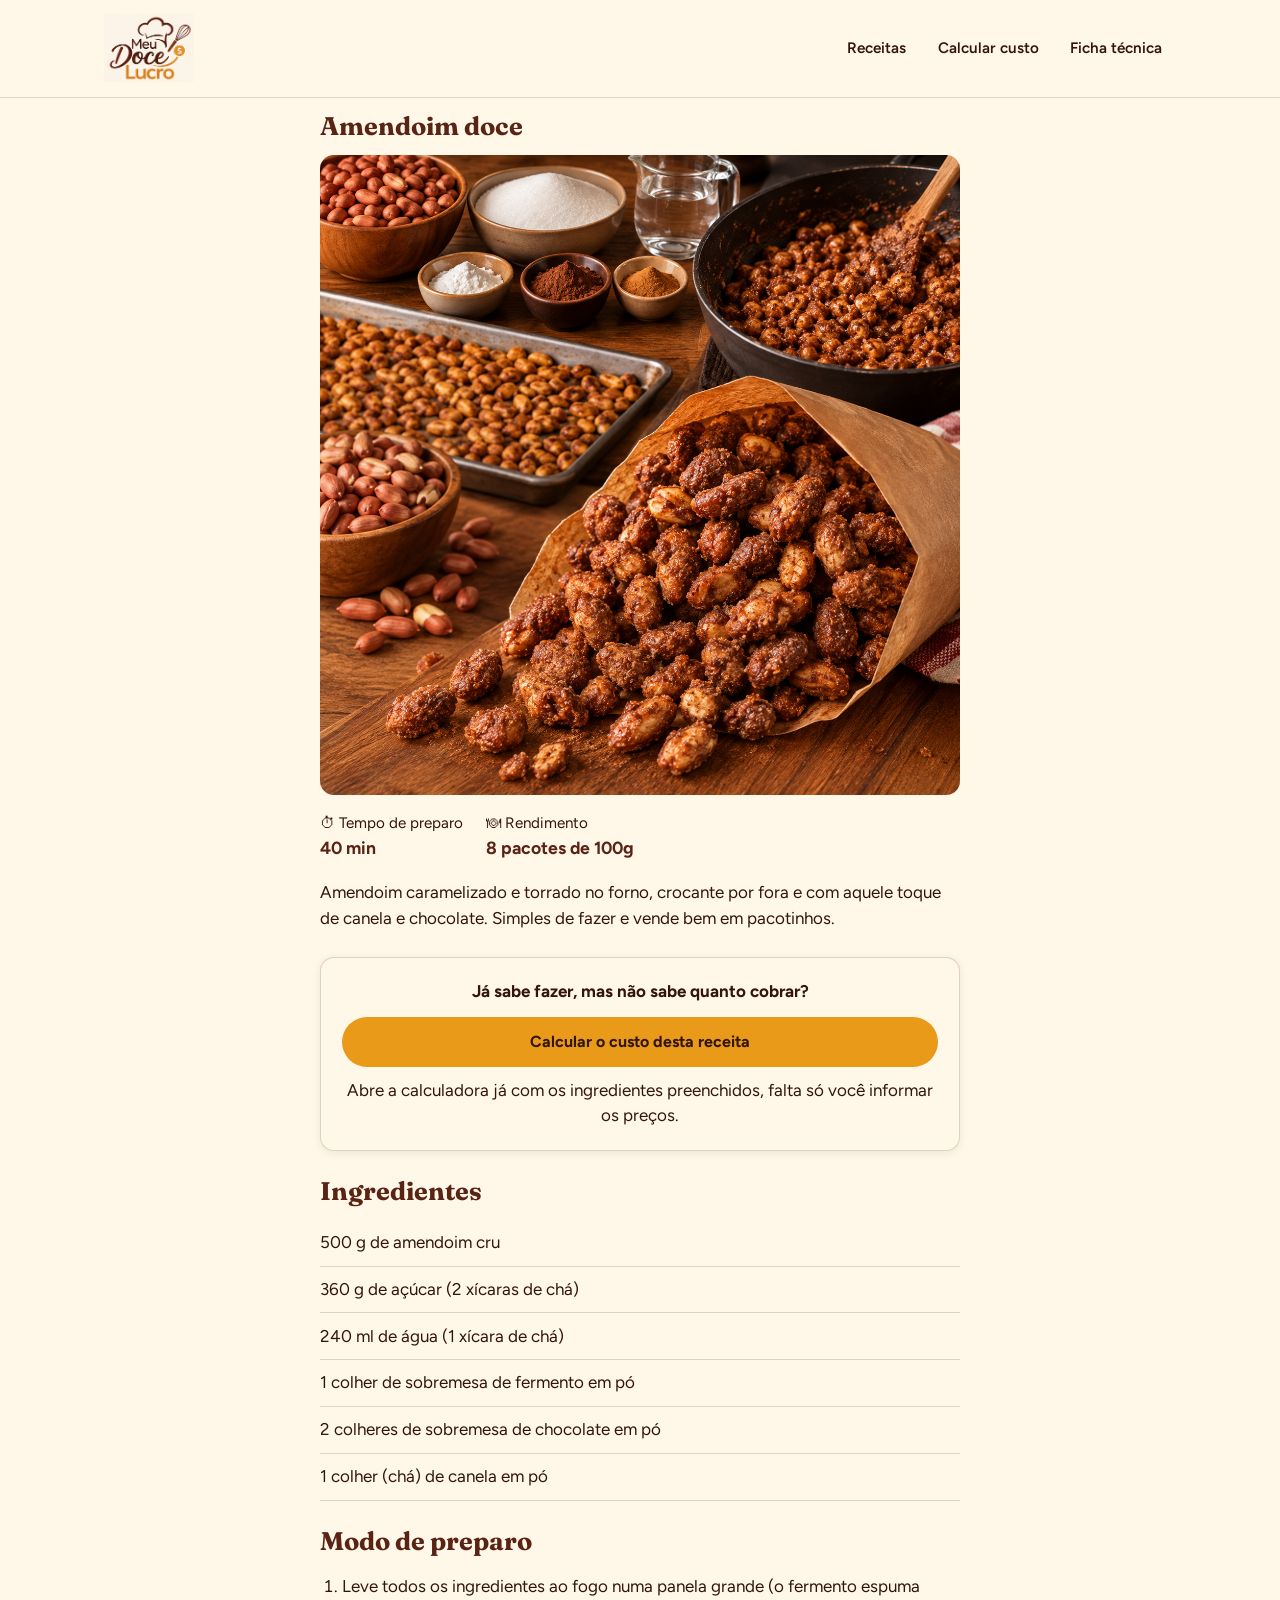
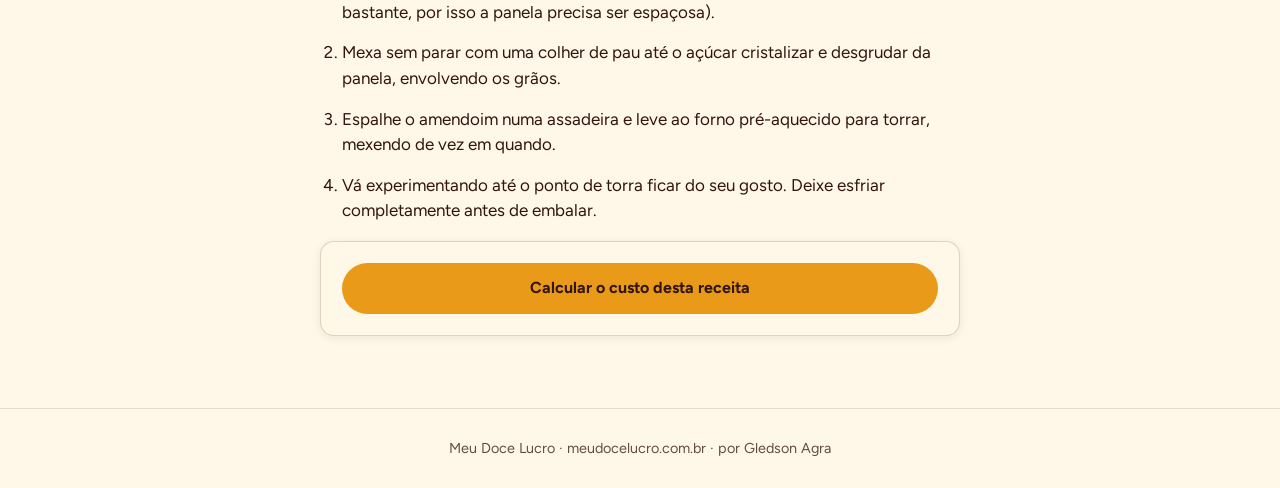
<file: receitas/amendoim-doce.html>
﻿<!DOCTYPE html>
<html lang="pt-BR">
<head>
<meta charset="UTF-8">
<meta name="viewport" content="width=device-width, initial-scale=1.0">
<title>Amendoim doce: receita e custo | Meu Doce Lucro</title>
<meta name="description" content="Receita de amendoim doce caramelizado e torrado no forno, com passo a passo e calculadora de custo por pacote para quem vende.">
<link rel="stylesheet" href="../assets/estilo.css?v=14">
<link rel="icon" href="../assets/logo.png">

<script type="application/ld+json">
{
  "@context": "https://schema.org/",
  "@type": "Recipe",
  "name": "Amendoim doce",
  "author": { "@type": "Person", "name": "Gledson Agra" },
  "description": "Amendoim doce caramelizado e torrado no forno, crocante por fora, rendendo cerca de 8 pacotes de 100 g.",
  "image": ["https://meudocelucro.com.br/imagens/amendoim-doce.jpg"],
  "prepTime": "PT10M",
  "cookTime": "PT30M",
  "totalTime": "PT40M",
  "recipeYield": "8 pacotes de 100g",
  "recipeCategory": "Doce",
  "recipeCuisine": "Brasileira",
  "recipeIngredient": [
    "500 g de amendoim cru",
    "360 g de açúcar (2 xícaras de chá)",
    "240 ml de água (1 xícara de chá)",
    "1 colher de sobremesa de fermento em pó",
    "2 colheres de sobremesa de chocolate em pó",
    "1 colher (chá) de canela em pó"
  ],
  "recipeInstructions": [
    { "@type": "HowToStep", "text": "Leve todos os ingredientes ao fogo numa panela grande (o fermento espuma bastante, por isso a panela precisa ser espaçosa)." },
    { "@type": "HowToStep", "text": "Mexa sem parar com uma colher de pau até o açúcar cristalizar e desgrudar da panela, envolvendo os grãos." },
    { "@type": "HowToStep", "text": "Espalhe o amendoim numa assadeira e leve ao forno pré-aquecido para torrar, mexendo de vez em quando." },
    { "@type": "HowToStep", "text": "Vá experimentando até o ponto de torra ficar do seu gosto. Deixe esfriar completamente antes de embalar." }
  ]
}
</script>
</head>
<body>
<a href="#conteudo" class="pular-conteudo">Pular para o conteúdo</a>

<header class="topo">
  <div class="topo-conteudo">
    <a href="../index.html" class="marca"><img src="../assets/logo.png" alt="Meu Doce Lucro"></a>
    <nav aria-label="Navegação principal">
      <ul class="nav-principal">
        <li><a href="../index.html">Receitas</a></li>
        <li><a href="../calcular.html">Calcular custo</a></li>
        <li><a href="../fichas.html">Ficha técnica</a></li>
      </ul>
    </nav>
  </div>
</header>

<main id="conteudo">
  <article class="faixa-estreita">
    <h1>Amendoim doce</h1>

    <div class="imagem-espaco-receita"></div>

    <div class="meta-receita">
      <span>⏱ Tempo de preparo<strong>40 min</strong></span>
      <span>🍽 Rendimento<strong>8 pacotes de 100g</strong></span>
    </div>

    <p>
      Amendoim caramelizado e torrado no forno, crocante por fora e
      com aquele toque de canela e chocolate. Simples de fazer e vende
      bem em pacotinhos.
    </p>

    <div class="cartao" style="text-align:center; margin: 1.5em 0;">
      <p style="margin-bottom:0.75em;"><strong>Já sabe fazer, mas não sabe quanto cobrar?</strong></p>
      <a class="btn btn-primario btn-bloco" href="../calcular.html?receita=amendoim-doce">
        Calcular o custo desta receita
      </a>
      <p class="dica" style="margin-top:0.6em; margin-bottom:0;">
        Abre a calculadora já com os ingredientes preenchidos, falta só você informar os preços.
      </p>
    </div>

    <h2>Ingredientes</h2>
    <ul class="lista-ingredientes">
      <li>500 g de amendoim cru</li>
      <li>360 g de açúcar (2 xícaras de chá)</li>
      <li>240 ml de água (1 xícara de chá)</li>
      <li>1 colher de sobremesa de fermento em pó</li>
      <li>2 colheres de sobremesa de chocolate em pó</li>
      <li>1 colher (chá) de canela em pó</li>
    </ul>

    <h2>Modo de preparo</h2>
    <ol class="passos-preparo">
      <li>Leve todos os ingredientes ao fogo numa panela grande (o fermento espuma bastante, por isso a panela precisa ser espaçosa).</li>
      <li>Mexa sem parar com uma colher de pau até o açúcar cristalizar e desgrudar da panela, envolvendo os grãos.</li>
      <li>Espalhe o amendoim numa assadeira e leve ao forno pré-aquecido para torrar, mexendo de vez em quando.</li>
      <li>Vá experimentando até o ponto de torra ficar do seu gosto. Deixe esfriar completamente antes de embalar.</li>
    </ol>

    <div class="cartao" style="text-align:center;">
      <a class="btn btn-primario btn-bloco" href="../calcular.html?receita=amendoim-doce">
        Calcular o custo desta receita
      </a>
    </div>
  </article>
</main>

<footer class="rodape">
  Meu Doce Lucro · meudocelucro.com.br · por Gledson Agra
</footer>

<script src="../assets/receitas.js?v=3"></script>
<script src="../assets/app.js?v=3"></script>
<script>
  // Acha a foto desta receita: veja a explicação completa no mesmo
  // trecho em receitas/alfajor.html.
  (function () {
    var arquivo = window.location.pathname.split("/").pop();
    var receita = (typeof RECEITAS !== "undefined" ? RECEITAS : []).filter(function (r) {
      return r.url.indexOf(arquivo) !== -1;
    })[0];
    var espaco = document.querySelector(".imagem-espaco-receita");
    if (!receita || !receita.foto || !espaco) return;
    var img = document.createElement("img");
    img.src = "../assets-fotos/" + receita.foto;
    img.alt = receita.titulo;
    img.loading = "lazy";
    img.onerror = function () { img.remove(); };
    espaco.appendChild(img);
  })();
</script>
</body>
</html>
</file>
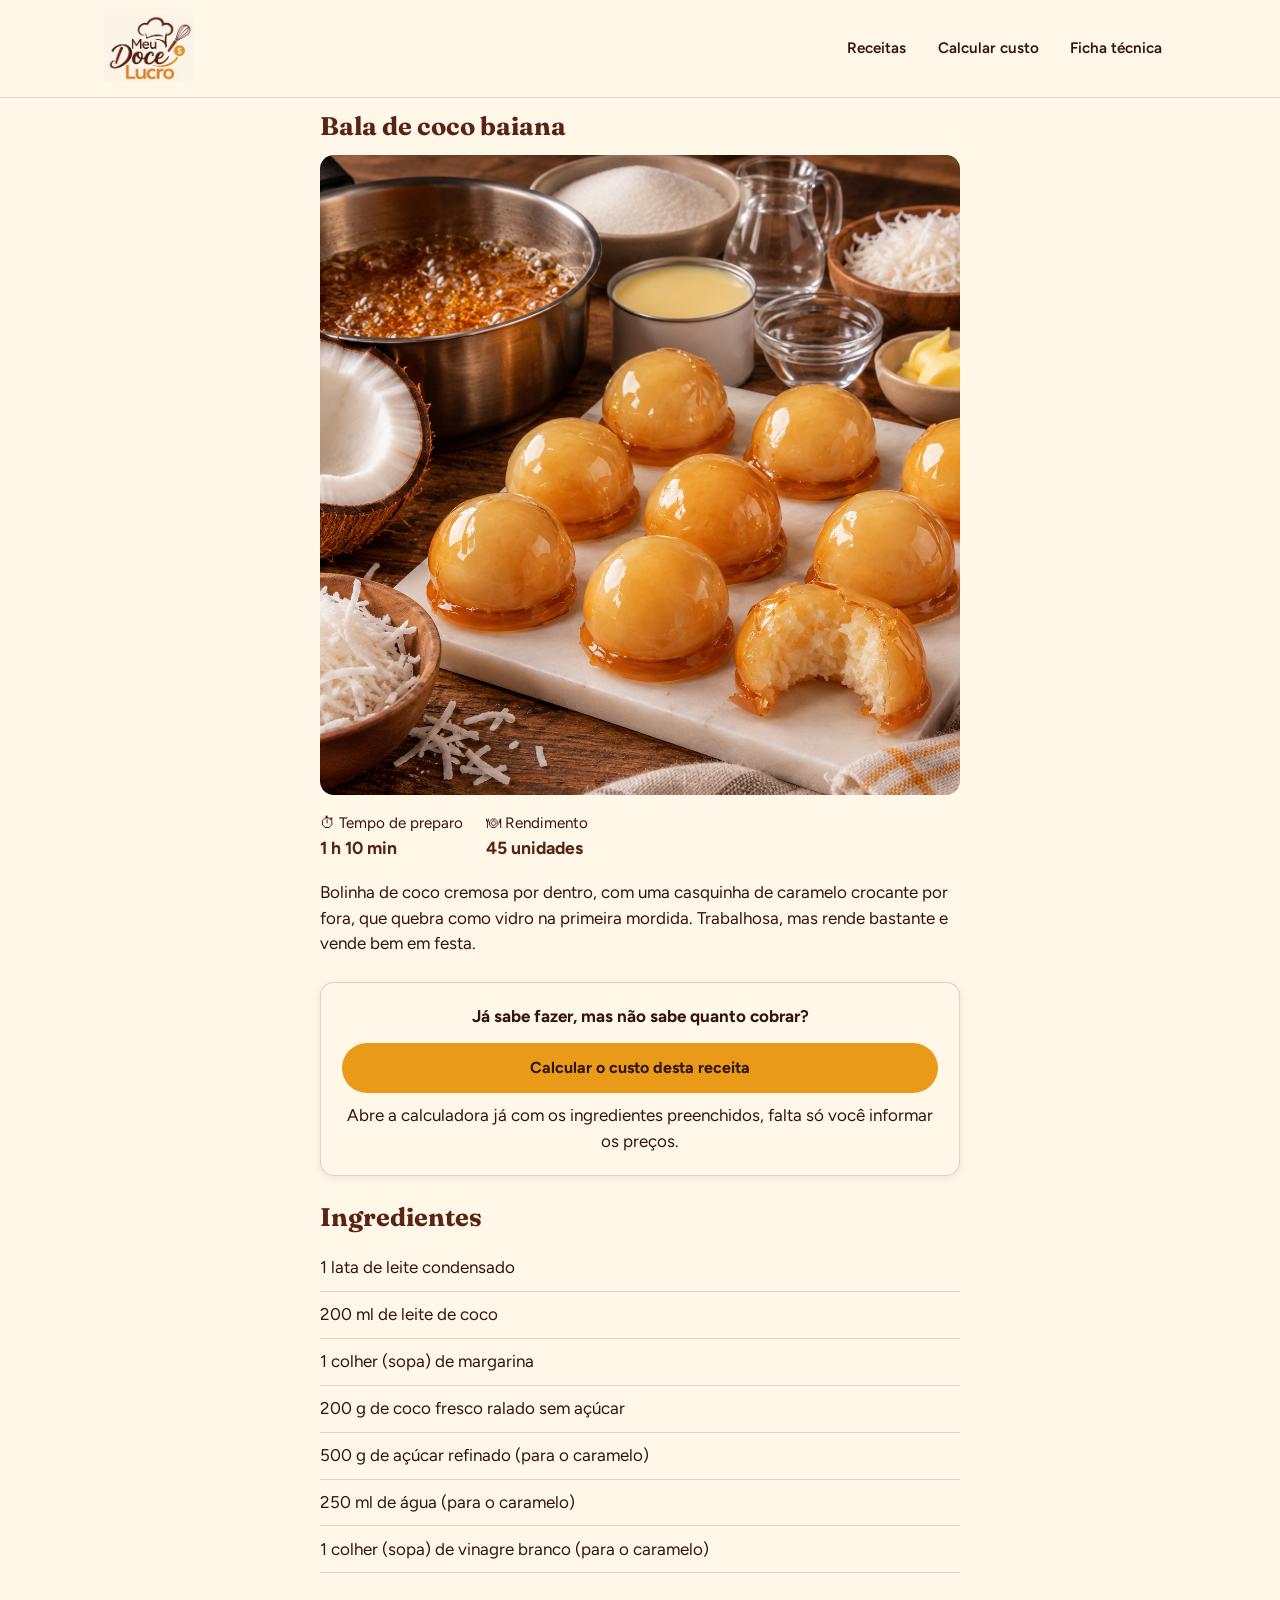
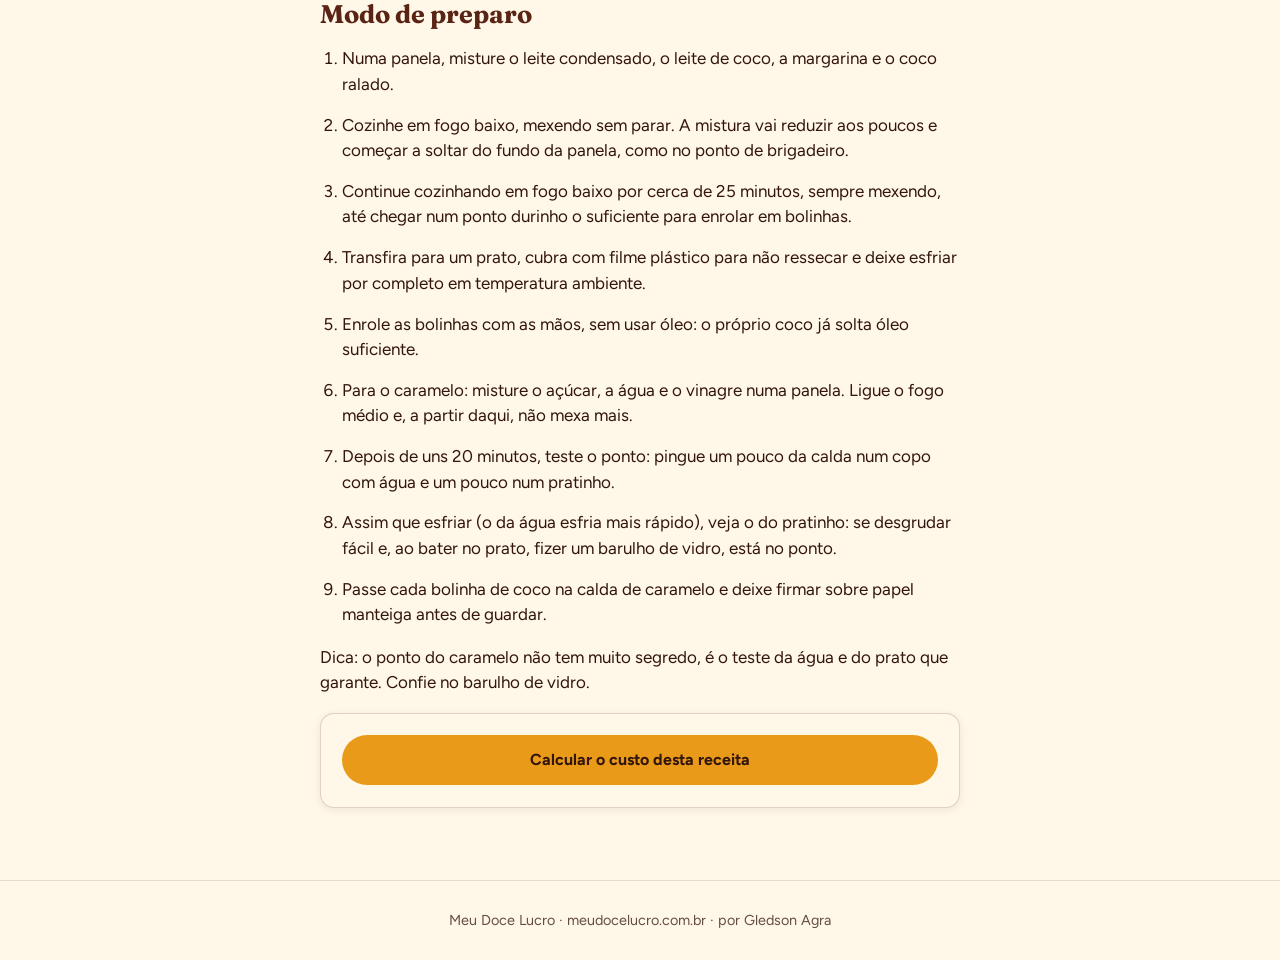
<file: receitas/bala-de-coco-baiana.html>
﻿<!DOCTYPE html>
<html lang="pt-BR">
<head>
<meta charset="UTF-8">
<meta name="viewport" content="width=device-width, initial-scale=1.0">
<title>Bala de coco baiana: receita e custo | Meu Doce Lucro</title>
<meta name="description" content="Receita de bala de coco baiana, cremosa por dentro e com casquinha de caramelo por fora, com passo a passo e calculadora de custo por unidade para quem vende.">
<link rel="stylesheet" href="../assets/estilo.css?v=14">
<link rel="icon" href="../assets/logo.png">

<script type="application/ld+json">
{
  "@context": "https://schema.org/",
  "@type": "Recipe",
  "name": "Bala de coco baiana",
  "author": { "@type": "Person", "name": "Gledson Agra" },
  "description": "Bala de coco baiana, cremosa por dentro e com casquinha crocante de caramelo por fora, rendendo cerca de 45 unidades.",
  "image": ["https://meudocelucro.com.br/imagens/bala-de-coco-baiana.jpg"],
  "prepTime": "PT30M",
  "cookTime": "PT40M",
  "totalTime": "PT1H10M",
  "recipeYield": "45 unidades",
  "recipeCategory": "Bala",
  "recipeCuisine": "Brasileira",
  "recipeIngredient": [
    "1 lata de leite condensado",
    "200 ml de leite de coco",
    "1 colher (sopa) de margarina",
    "200 g de coco fresco ralado sem açúcar",
    "500 g de açúcar refinado (para o caramelo)",
    "250 ml de água (para o caramelo)",
    "1 colher (sopa) de vinagre branco (para o caramelo)"
  ],
  "recipeInstructions": [
    { "@type": "HowToStep", "text": "Numa panela, misture o leite condensado, o leite de coco, a margarina e o coco ralado." },
    { "@type": "HowToStep", "text": "Cozinhe em fogo baixo, mexendo sem parar. A mistura vai reduzir aos poucos e começar a soltar do fundo da panela, como no ponto de brigadeiro." },
    { "@type": "HowToStep", "text": "Continue cozinhando em fogo baixo por cerca de 25 minutos, sempre mexendo, até chegar num ponto durinho o suficiente para enrolar em bolinhas." },
    { "@type": "HowToStep", "text": "Transfira para um prato, cubra com filme plástico para não ressecar e deixe esfriar por completo em temperatura ambiente." },
    { "@type": "HowToStep", "text": "Enrole as bolinhas com as mãos, sem usar óleo: o próprio coco já solta óleo suficiente." },
    { "@type": "HowToStep", "text": "Para o caramelo: misture o açúcar, a água e o vinagre numa panela. Ligue o fogo médio e, a partir daqui, não mexa mais." },
    { "@type": "HowToStep", "text": "Depois de uns 20 minutos, teste o ponto: pingue um pouco da calda num copo com água e um pouco num pratinho." },
    { "@type": "HowToStep", "text": "Assim que esfriar (o da água esfria mais rápido), veja o do pratinho: se desgrudar fácil e, ao bater no prato, fizer um barulho de vidro, está no ponto." },
    { "@type": "HowToStep", "text": "Passe cada bolinha de coco na calda de caramelo e deixe firmar sobre papel manteiga antes de guardar." }
  ]
}
</script>
</head>
<body>
<a href="#conteudo" class="pular-conteudo">Pular para o conteúdo</a>

<header class="topo">
  <div class="topo-conteudo">
    <a href="../index.html" class="marca"><img src="../assets/logo.png" alt="Meu Doce Lucro"></a>
    <nav aria-label="Navegação principal">
      <ul class="nav-principal">
        <li><a href="../index.html">Receitas</a></li>
        <li><a href="../calcular.html">Calcular custo</a></li>
        <li><a href="../fichas.html">Ficha técnica</a></li>
      </ul>
    </nav>
  </div>
</header>

<main id="conteudo">
  <article class="faixa-estreita">
    <h1>Bala de coco baiana</h1>

    <div class="imagem-espaco-receita"></div>

    <div class="meta-receita">
      <span>⏱ Tempo de preparo<strong>1 h 10 min</strong></span>
      <span>🍽 Rendimento<strong>45 unidades</strong></span>
    </div>

    <p>
      Bolinha de coco cremosa por dentro, com uma casquinha de caramelo
      crocante por fora, que quebra como vidro na primeira mordida.
      Trabalhosa, mas rende bastante e vende bem em festa.
    </p>

    <div class="cartao" style="text-align:center; margin: 1.5em 0;">
      <p style="margin-bottom:0.75em;"><strong>Já sabe fazer, mas não sabe quanto cobrar?</strong></p>
      <a class="btn btn-primario btn-bloco" href="../calcular.html?receita=bala-de-coco-baiana">
        Calcular o custo desta receita
      </a>
      <p class="dica" style="margin-top:0.6em; margin-bottom:0;">
        Abre a calculadora já com os ingredientes preenchidos, falta só você informar os preços.
      </p>
    </div>

    <h2>Ingredientes</h2>
    <ul class="lista-ingredientes">
      <li>1 lata de leite condensado</li>
      <li>200 ml de leite de coco</li>
      <li>1 colher (sopa) de margarina</li>
      <li>200 g de coco fresco ralado sem açúcar</li>
      <li>500 g de açúcar refinado (para o caramelo)</li>
      <li>250 ml de água (para o caramelo)</li>
      <li>1 colher (sopa) de vinagre branco (para o caramelo)</li>
    </ul>

    <h2>Modo de preparo</h2>
    <ol class="passos-preparo">
      <li>Numa panela, misture o leite condensado, o leite de coco, a margarina e o coco ralado.</li>
      <li>Cozinhe em fogo baixo, mexendo sem parar. A mistura vai reduzir aos poucos e começar a soltar do fundo da panela, como no ponto de brigadeiro.</li>
      <li>Continue cozinhando em fogo baixo por cerca de 25 minutos, sempre mexendo, até chegar num ponto durinho o suficiente para enrolar em bolinhas.</li>
      <li>Transfira para um prato, cubra com filme plástico para não ressecar e deixe esfriar por completo em temperatura ambiente.</li>
      <li>Enrole as bolinhas com as mãos, sem usar óleo: o próprio coco já solta óleo suficiente.</li>
      <li>Para o caramelo: misture o açúcar, a água e o vinagre numa panela. Ligue o fogo médio e, a partir daqui, não mexa mais.</li>
      <li>Depois de uns 20 minutos, teste o ponto: pingue um pouco da calda num copo com água e um pouco num pratinho.</li>
      <li>Assim que esfriar (o da água esfria mais rápido), veja o do pratinho: se desgrudar fácil e, ao bater no prato, fizer um barulho de vidro, está no ponto.</li>
      <li>Passe cada bolinha de coco na calda de caramelo e deixe firmar sobre papel manteiga antes de guardar.</li>
    </ol>
    <p class="dica">Dica: o ponto do caramelo não tem muito segredo, é o teste da água e do prato que garante. Confie no barulho de vidro.</p>

    <div class="cartao" style="text-align:center;">
      <a class="btn btn-primario btn-bloco" href="../calcular.html?receita=bala-de-coco-baiana">
        Calcular o custo desta receita
      </a>
    </div>
  </article>
</main>

<footer class="rodape">
  Meu Doce Lucro · meudocelucro.com.br · por Gledson Agra
</footer>

<script src="../assets/receitas.js?v=3"></script>
<script src="../assets/app.js?v=3"></script>
<script>
  // Acha a foto desta receita: veja a explicação completa no mesmo
  // trecho em receitas/alfajor.html.
  (function () {
    var arquivo = window.location.pathname.split("/").pop();
    var receita = (typeof RECEITAS !== "undefined" ? RECEITAS : []).filter(function (r) {
      return r.url.indexOf(arquivo) !== -1;
    })[0];
    var espaco = document.querySelector(".imagem-espaco-receita");
    if (!receita || !receita.foto || !espaco) return;
    var img = document.createElement("img");
    img.src = "../assets-fotos/" + receita.foto;
    img.alt = receita.titulo;
    img.loading = "lazy";
    img.onerror = function () { img.remove(); };
    espaco.appendChild(img);
  })();
</script>
</body>
</html>
</file>
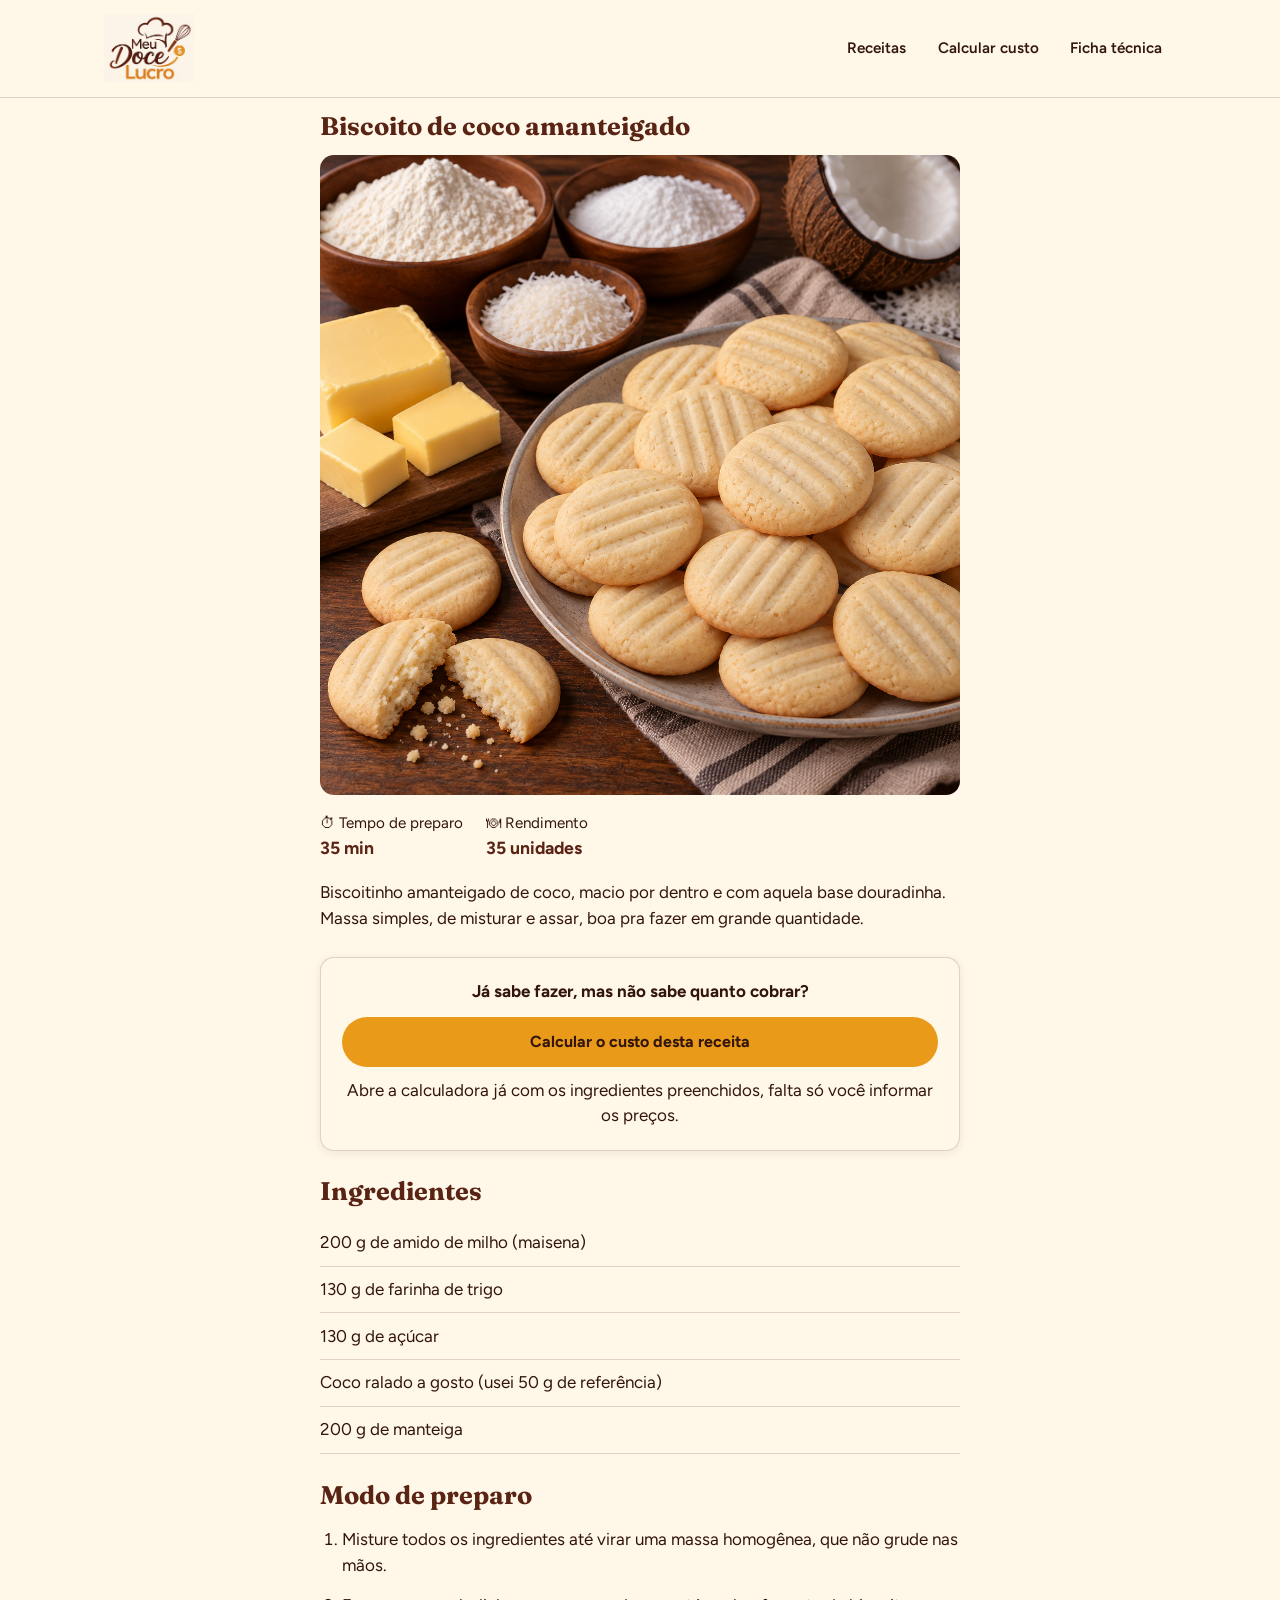
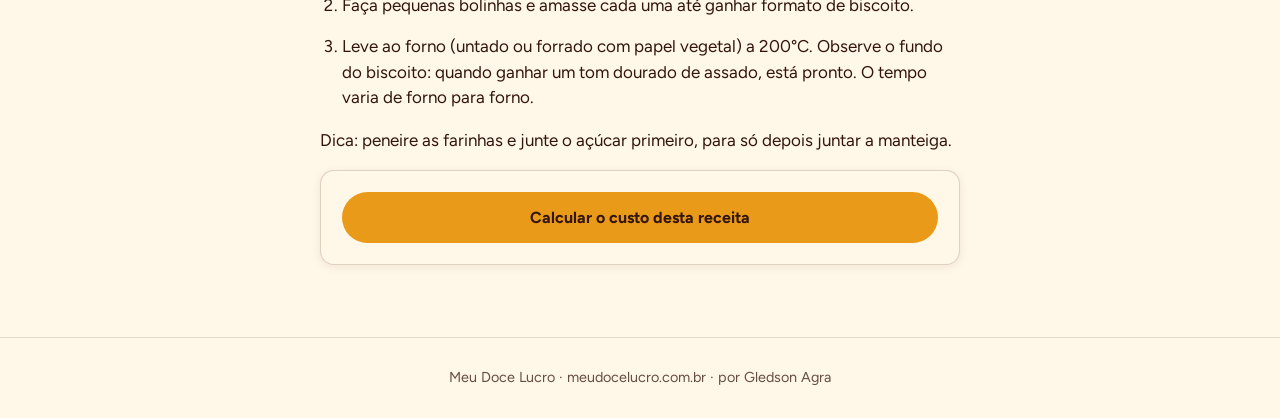
<file: receitas/biscoito-de-coco-amanteigado.html>
﻿<!DOCTYPE html>
<html lang="pt-BR">
<head>
<meta charset="UTF-8">
<meta name="viewport" content="width=device-width, initial-scale=1.0">
<title>Biscoito de coco amanteigado: receita e custo | Meu Doce Lucro</title>
<meta name="description" content="Receita de biscoito de coco amanteigado, macio por dentro e crocante por fora, com passo a passo e calculadora de custo por unidade para quem vende.">
<link rel="stylesheet" href="../assets/estilo.css?v=14">
<link rel="icon" href="../assets/logo.png">

<script type="application/ld+json">
{
  "@context": "https://schema.org/",
  "@type": "Recipe",
  "name": "Biscoito de coco amanteigado",
  "author": { "@type": "Person", "name": "Gledson Agra" },
  "description": "Biscoito de coco amanteigado, macio por dentro e crocante por fora, rendendo cerca de 35 unidades.",
  "image": ["https://meudocelucro.com.br/imagens/biscoito-de-coco-amanteigado.jpg"],
  "prepTime": "PT15M",
  "cookTime": "PT20M",
  "totalTime": "PT35M",
  "recipeYield": "35 unidades",
  "recipeCategory": "Biscoito",
  "recipeCuisine": "Brasileira",
  "recipeIngredient": [
    "200 g de amido de milho (maisena)",
    "130 g de farinha de trigo",
    "130 g de açúcar",
    "Coco ralado a gosto (usei 50 g de referência)",
    "200 g de manteiga"
  ],
  "recipeInstructions": [
    { "@type": "HowToStep", "text": "Misture todos os ingredientes até virar uma massa homogênea, que não grude nas mãos." },
    { "@type": "HowToStep", "text": "Faça pequenas bolinhas e amasse cada uma até ganhar formato de biscoito." },
    { "@type": "HowToStep", "text": "Leve ao forno (untado ou forrado com papel vegetal) a 200°C. Observe o fundo do biscoito: quando ganhar um tom dourado de assado, está pronto. O tempo varia de forno para forno." }
  ]
}
</script>
</head>
<body>
<a href="#conteudo" class="pular-conteudo">Pular para o conteúdo</a>

<header class="topo">
  <div class="topo-conteudo">
    <a href="../index.html" class="marca"><img src="../assets/logo.png" alt="Meu Doce Lucro"></a>
    <nav aria-label="Navegação principal">
      <ul class="nav-principal">
        <li><a href="../index.html">Receitas</a></li>
        <li><a href="../calcular.html">Calcular custo</a></li>
        <li><a href="../fichas.html">Ficha técnica</a></li>
      </ul>
    </nav>
  </div>
</header>

<main id="conteudo">
  <article class="faixa-estreita">
    <h1>Biscoito de coco amanteigado</h1>

    <div class="imagem-espaco-receita"></div>

    <div class="meta-receita">
      <span>⏱ Tempo de preparo<strong>35 min</strong></span>
      <span>🍽 Rendimento<strong>35 unidades</strong></span>
    </div>

    <p>
      Biscoitinho amanteigado de coco, macio por dentro e com aquela
      base douradinha. Massa simples, de misturar e assar, boa pra
      fazer em grande quantidade.
    </p>

    <div class="cartao" style="text-align:center; margin: 1.5em 0;">
      <p style="margin-bottom:0.75em;"><strong>Já sabe fazer, mas não sabe quanto cobrar?</strong></p>
      <a class="btn btn-primario btn-bloco" href="../calcular.html?receita=biscoito-de-coco-amanteigado">
        Calcular o custo desta receita
      </a>
      <p class="dica" style="margin-top:0.6em; margin-bottom:0;">
        Abre a calculadora já com os ingredientes preenchidos, falta só você informar os preços.
      </p>
    </div>

    <h2>Ingredientes</h2>
    <ul class="lista-ingredientes">
      <li>200 g de amido de milho (maisena)</li>
      <li>130 g de farinha de trigo</li>
      <li>130 g de açúcar</li>
      <li>Coco ralado a gosto (usei 50 g de referência)</li>
      <li>200 g de manteiga</li>
    </ul>

    <h2>Modo de preparo</h2>
    <ol class="passos-preparo">
      <li>Misture todos os ingredientes até virar uma massa homogênea, que não grude nas mãos.</li>
      <li>Faça pequenas bolinhas e amasse cada uma até ganhar formato de biscoito.</li>
      <li>Leve ao forno (untado ou forrado com papel vegetal) a 200°C. Observe o fundo do biscoito: quando ganhar um tom dourado de assado, está pronto. O tempo varia de forno para forno.</li>
    </ol>
    <p class="dica">Dica: peneire as farinhas e junte o açúcar primeiro, para só depois juntar a manteiga.</p>

    <div class="cartao" style="text-align:center;">
      <a class="btn btn-primario btn-bloco" href="../calcular.html?receita=biscoito-de-coco-amanteigado">
        Calcular o custo desta receita
      </a>
    </div>
  </article>
</main>

<footer class="rodape">
  Meu Doce Lucro · meudocelucro.com.br · por Gledson Agra
</footer>

<script src="../assets/receitas.js?v=3"></script>
<script src="../assets/app.js?v=3"></script>
<script>
  // Acha a foto desta receita: veja a explicação completa no mesmo
  // trecho em receitas/alfajor.html.
  (function () {
    var arquivo = window.location.pathname.split("/").pop();
    var receita = (typeof RECEITAS !== "undefined" ? RECEITAS : []).filter(function (r) {
      return r.url.indexOf(arquivo) !== -1;
    })[0];
    var espaco = document.querySelector(".imagem-espaco-receita");
    if (!receita || !receita.foto || !espaco) return;
    var img = document.createElement("img");
    img.src = "../assets-fotos/" + receita.foto;
    img.alt = receita.titulo;
    img.loading = "lazy";
    img.onerror = function () { img.remove(); };
    espaco.appendChild(img);
  })();
</script>
</body>
</html>
</file>
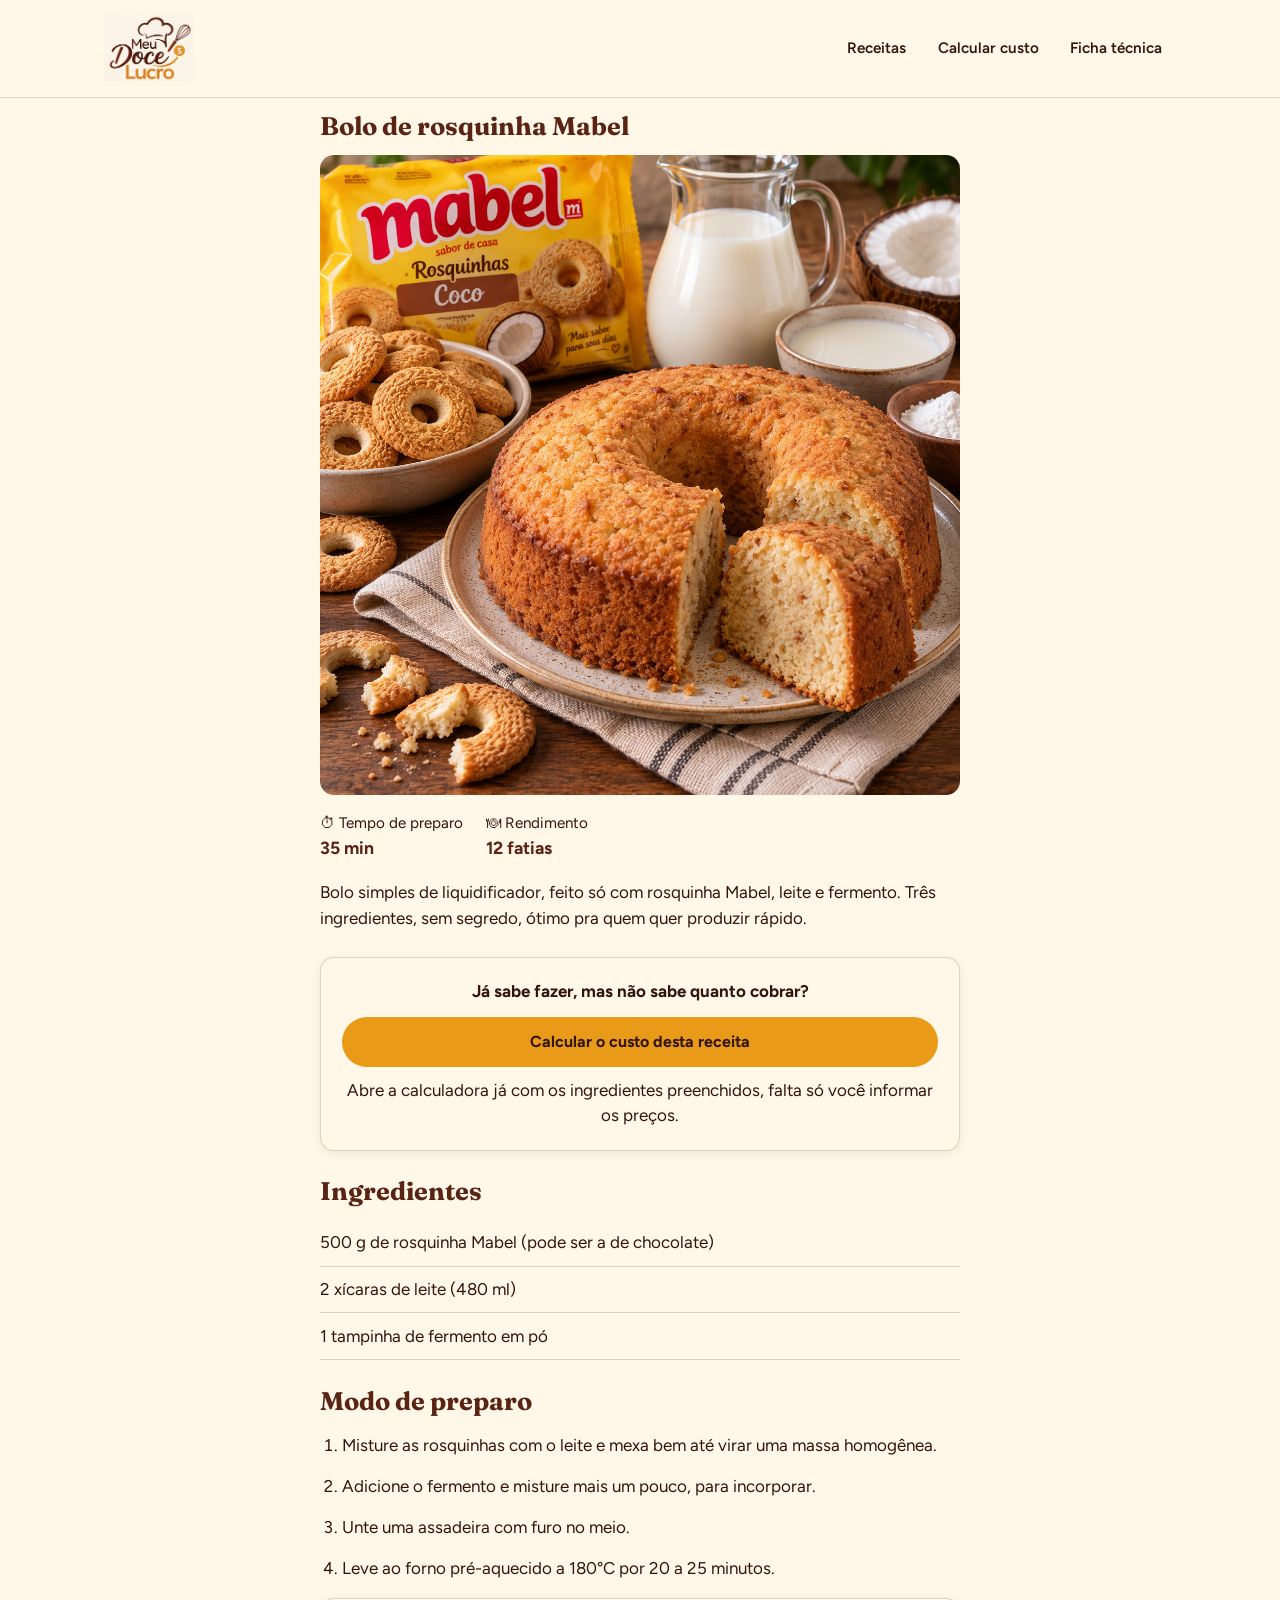
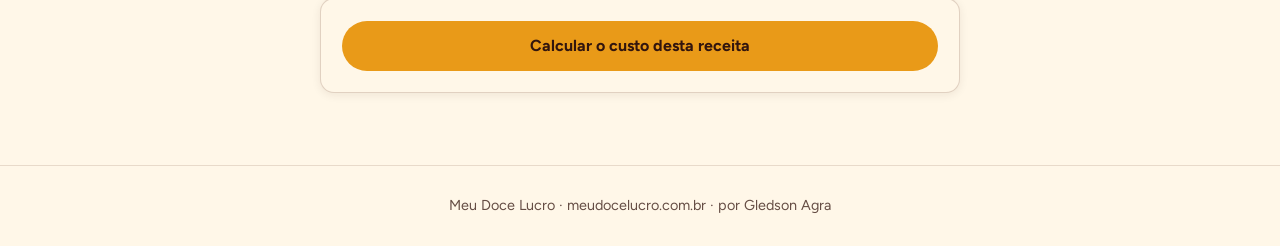
<file: receitas/bolo-de-rosquinha-mabel.html>
﻿<!DOCTYPE html>
<html lang="pt-BR">
<head>
<meta charset="UTF-8">
<meta name="viewport" content="width=device-width, initial-scale=1.0">
<title>Bolo de rosquinha Mabel: receita e custo | Meu Doce Lucro</title>
<meta name="description" content="Receita de bolo de rosquinha Mabel, simples de liquidificador, com passo a passo e calculadora de custo por fatia para quem vende.">
<link rel="stylesheet" href="../assets/estilo.css?v=14">
<link rel="icon" href="../assets/logo.png">

<script type="application/ld+json">
{
  "@context": "https://schema.org/",
  "@type": "Recipe",
  "name": "Bolo de rosquinha Mabel",
  "author": { "@type": "Person", "name": "Gledson Agra" },
  "description": "Bolo de rosquinha Mabel, simples de liquidificador, rendendo cerca de 12 fatias.",
  "image": ["https://meudocelucro.com.br/imagens/bolo-de-rosquinha-mabel.jpg"],
  "prepTime": "PT10M",
  "cookTime": "PT25M",
  "totalTime": "PT35M",
  "recipeYield": "12 fatias",
  "recipeCategory": "Bolo",
  "recipeCuisine": "Brasileira",
  "recipeIngredient": [
    "500 g de rosquinha Mabel (pode ser a de chocolate)",
    "2 xícaras de leite (480 ml)",
    "1 tampinha de fermento em pó"
  ],
  "recipeInstructions": [
    { "@type": "HowToStep", "text": "Misture as rosquinhas com o leite e mexa bem até virar uma massa homogênea." },
    { "@type": "HowToStep", "text": "Adicione o fermento e misture mais um pouco, para incorporar." },
    { "@type": "HowToStep", "text": "Unte uma assadeira com furo no meio." },
    { "@type": "HowToStep", "text": "Leve ao forno pré-aquecido a 180°C por 20 a 25 minutos." }
  ]
}
</script>
</head>
<body>
<a href="#conteudo" class="pular-conteudo">Pular para o conteúdo</a>

<header class="topo">
  <div class="topo-conteudo">
    <a href="../index.html" class="marca"><img src="../assets/logo.png" alt="Meu Doce Lucro"></a>
    <nav aria-label="Navegação principal">
      <ul class="nav-principal">
        <li><a href="../index.html">Receitas</a></li>
        <li><a href="../calcular.html">Calcular custo</a></li>
        <li><a href="../fichas.html">Ficha técnica</a></li>
      </ul>
    </nav>
  </div>
</header>

<main id="conteudo">
  <article class="faixa-estreita">
    <h1>Bolo de rosquinha Mabel</h1>

    <div class="imagem-espaco-receita"></div>

    <div class="meta-receita">
      <span>⏱ Tempo de preparo<strong>35 min</strong></span>
      <span>🍽 Rendimento<strong>12 fatias</strong></span>
    </div>

    <p>
      Bolo simples de liquidificador, feito só com rosquinha Mabel,
      leite e fermento. Três ingredientes, sem segredo, ótimo pra quem
      quer produzir rápido.
    </p>

    <div class="cartao" style="text-align:center; margin: 1.5em 0;">
      <p style="margin-bottom:0.75em;"><strong>Já sabe fazer, mas não sabe quanto cobrar?</strong></p>
      <a class="btn btn-primario btn-bloco" href="../calcular.html?receita=bolo-de-rosquinha-mabel">
        Calcular o custo desta receita
      </a>
      <p class="dica" style="margin-top:0.6em; margin-bottom:0;">
        Abre a calculadora já com os ingredientes preenchidos, falta só você informar os preços.
      </p>
    </div>

    <h2>Ingredientes</h2>
    <ul class="lista-ingredientes">
      <li>500 g de rosquinha Mabel (pode ser a de chocolate)</li>
      <li>2 xícaras de leite (480 ml)</li>
      <li>1 tampinha de fermento em pó</li>
    </ul>

    <h2>Modo de preparo</h2>
    <ol class="passos-preparo">
      <li>Misture as rosquinhas com o leite e mexa bem até virar uma massa homogênea.</li>
      <li>Adicione o fermento e misture mais um pouco, para incorporar.</li>
      <li>Unte uma assadeira com furo no meio.</li>
      <li>Leve ao forno pré-aquecido a 180°C por 20 a 25 minutos.</li>
    </ol>

    <div class="cartao" style="text-align:center;">
      <a class="btn btn-primario btn-bloco" href="../calcular.html?receita=bolo-de-rosquinha-mabel">
        Calcular o custo desta receita
      </a>
    </div>
  </article>
</main>

<footer class="rodape">
  Meu Doce Lucro · meudocelucro.com.br · por Gledson Agra
</footer>

<script src="../assets/receitas.js?v=3"></script>
<script src="../assets/app.js?v=3"></script>
<script>
  // Acha a foto desta receita: veja a explicação completa no mesmo
  // trecho em receitas/alfajor.html.
  (function () {
    var arquivo = window.location.pathname.split("/").pop();
    var receita = (typeof RECEITAS !== "undefined" ? RECEITAS : []).filter(function (r) {
      return r.url.indexOf(arquivo) !== -1;
    })[0];
    var espaco = document.querySelector(".imagem-espaco-receita");
    if (!receita || !receita.foto || !espaco) return;
    var img = document.createElement("img");
    img.src = "../assets-fotos/" + receita.foto;
    img.alt = receita.titulo;
    img.loading = "lazy";
    img.onerror = function () { img.remove(); };
    espaco.appendChild(img);
  })();
</script>
</body>
</html>
</file>
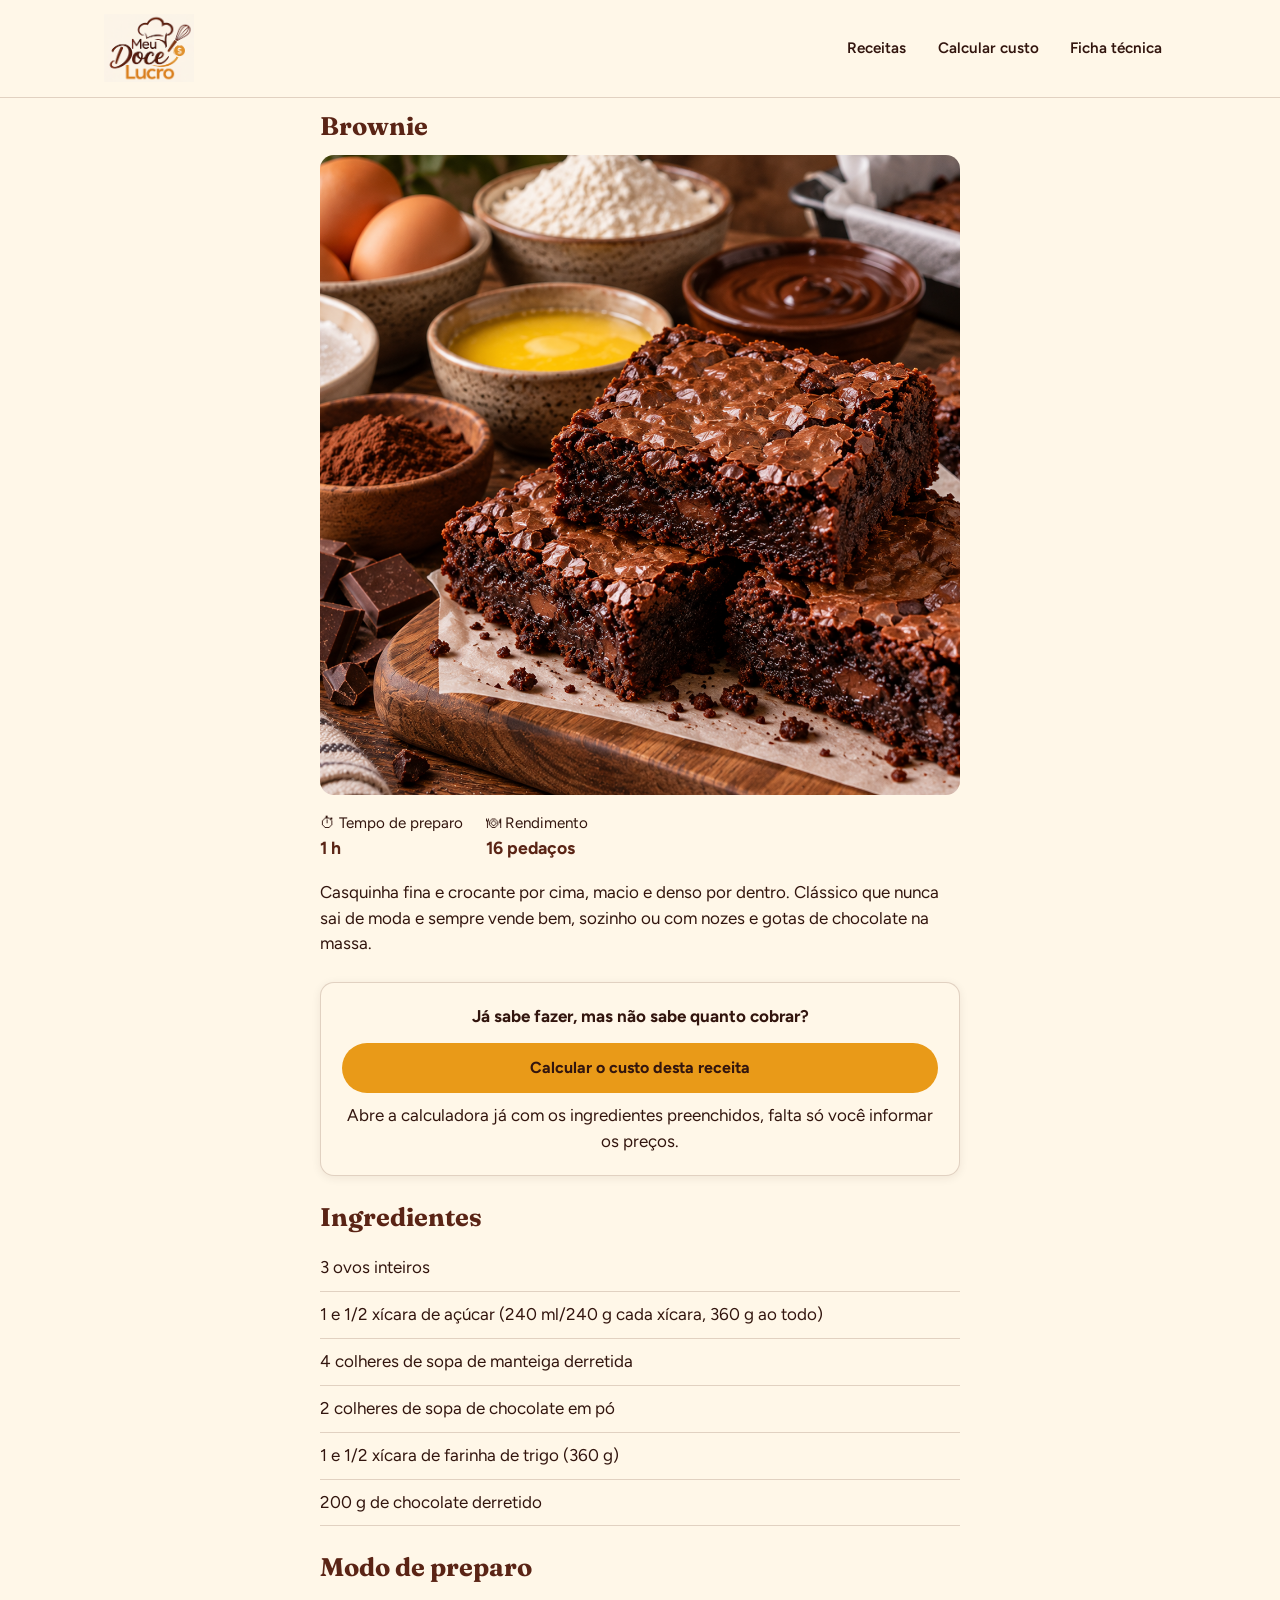
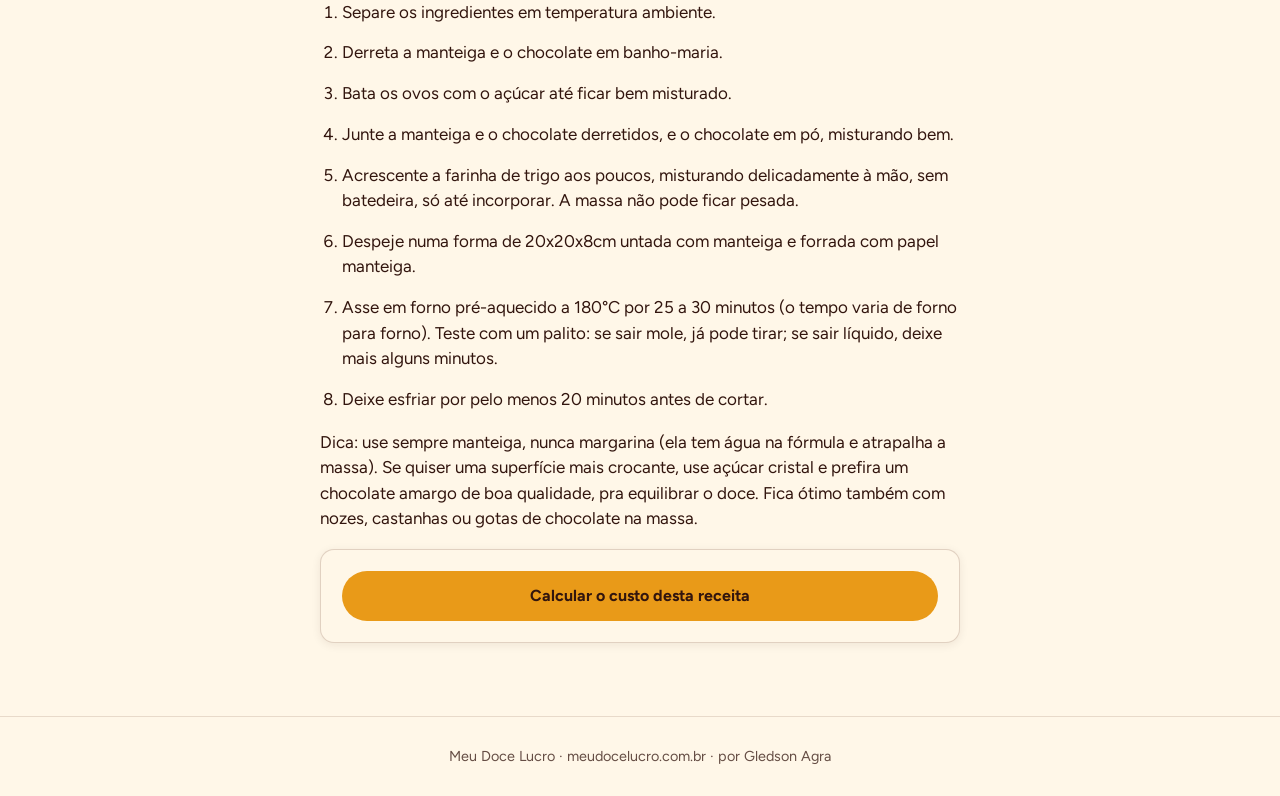
<file: receitas/brownie.html>
<!DOCTYPE html>
<html lang="pt-BR">
<head>
<meta charset="UTF-8">
<meta name="viewport" content="width=device-width, initial-scale=1.0">
<title>Brownie: receita e custo | Meu Doce Lucro</title>
<meta name="description" content="Receita de brownie de chocolate, crocante por fora e macio por dentro, com passo a passo e calculadora de custo por pedaço para quem vende.">
<link rel="stylesheet" href="../assets/estilo.css?v=14">
<link rel="icon" href="../assets/logo.png">

<script type="application/ld+json">
{
  "@context": "https://schema.org/",
  "@type": "Recipe",
  "name": "Brownie",
  "author": { "@type": "Person", "name": "Gledson Agra" },
  "description": "Brownie de chocolate, casquinha crocante por fora e macio por dentro, rendendo cerca de 16 pedaços.",
  "image": ["https://meudocelucro.com.br/imagens/brownie.jpg"],
  "prepTime": "PT15M",
  "cookTime": "PT30M",
  "totalTime": "PT1H",
  "recipeYield": "16 pedaços",
  "recipeCategory": "Bolo",
  "recipeCuisine": "Brasileira",
  "recipeIngredient": [
    "3 ovos inteiros",
    "1 e 1/2 xícara de açúcar (360 g)",
    "4 colheres de sopa de manteiga derretida",
    "2 colheres de sopa de chocolate em pó",
    "1 e 1/2 xícara de farinha de trigo (360 g)",
    "200 g de chocolate derretido"
  ],
  "recipeInstructions": [
    { "@type": "HowToStep", "text": "Separe os ingredientes em temperatura ambiente." },
    { "@type": "HowToStep", "text": "Derreta a manteiga e o chocolate em banho-maria." },
    { "@type": "HowToStep", "text": "Bata os ovos com o açúcar até ficar bem misturado." },
    { "@type": "HowToStep", "text": "Junte a manteiga e o chocolate derretidos, e o chocolate em pó, misturando bem." },
    { "@type": "HowToStep", "text": "Acrescente a farinha de trigo aos poucos, misturando delicadamente à mão, sem batedeira, só até incorporar. A massa não pode ficar pesada." },
    { "@type": "HowToStep", "text": "Despeje numa forma de 20x20x8cm untada com manteiga e forrada com papel manteiga." },
    { "@type": "HowToStep", "text": "Asse em forno pré-aquecido a 180°C por 25 a 30 minutos (o tempo varia de forno para forno). Teste com um palito: se sair mole, já pode tirar; se sair líquido, deixe mais alguns minutos." },
    { "@type": "HowToStep", "text": "Deixe esfriar por pelo menos 20 minutos antes de cortar." }
  ]
}
</script>
</head>
<body>
<a href="#conteudo" class="pular-conteudo">Pular para o conteúdo</a>

<header class="topo">
  <div class="topo-conteudo">
    <a href="../index.html" class="marca"><img src="../assets/logo.png" alt="Meu Doce Lucro"></a>
    <nav aria-label="Navegação principal">
      <ul class="nav-principal">
        <li><a href="../index.html">Receitas</a></li>
        <li><a href="../calcular.html">Calcular custo</a></li>
        <li><a href="../fichas.html">Ficha técnica</a></li>
      </ul>
    </nav>
  </div>
</header>

<main id="conteudo">
  <article class="faixa-estreita">
    <h1>Brownie</h1>

    <div class="imagem-espaco-receita"></div>

    <div class="meta-receita">
      <span>⏱ Tempo de preparo<strong>1 h</strong></span>
      <span>🍽 Rendimento<strong>16 pedaços</strong></span>
    </div>

    <p>
      Casquinha fina e crocante por cima, macio e denso por dentro.
      Clássico que nunca sai de moda e sempre vende bem, sozinho ou
      com nozes e gotas de chocolate na massa.
    </p>

    <div class="cartao" style="text-align:center; margin: 1.5em 0;">
      <p style="margin-bottom:0.75em;"><strong>Já sabe fazer, mas não sabe quanto cobrar?</strong></p>
      <a class="btn btn-primario btn-bloco" href="../calcular.html?receita=brownie">
        Calcular o custo desta receita
      </a>
      <p class="dica" style="margin-top:0.6em; margin-bottom:0;">
        Abre a calculadora já com os ingredientes preenchidos, falta só você informar os preços.
      </p>
    </div>

    <h2>Ingredientes</h2>
    <ul class="lista-ingredientes">
      <li>3 ovos inteiros</li>
      <li>1 e 1/2 xícara de açúcar (240 ml/240 g cada xícara, 360 g ao todo)</li>
      <li>4 colheres de sopa de manteiga derretida</li>
      <li>2 colheres de sopa de chocolate em pó</li>
      <li>1 e 1/2 xícara de farinha de trigo (360 g)</li>
      <li>200 g de chocolate derretido</li>
    </ul>

    <h2>Modo de preparo</h2>
    <ol class="passos-preparo">
      <li>Separe os ingredientes em temperatura ambiente.</li>
      <li>Derreta a manteiga e o chocolate em banho-maria.</li>
      <li>Bata os ovos com o açúcar até ficar bem misturado.</li>
      <li>Junte a manteiga e o chocolate derretidos, e o chocolate em pó, misturando bem.</li>
      <li>Acrescente a farinha de trigo aos poucos, misturando delicadamente à mão, sem batedeira, só até incorporar. A massa não pode ficar pesada.</li>
      <li>Despeje numa forma de 20x20x8cm untada com manteiga e forrada com papel manteiga.</li>
      <li>Asse em forno pré-aquecido a 180°C por 25 a 30 minutos (o tempo varia de forno para forno). Teste com um palito: se sair mole, já pode tirar; se sair líquido, deixe mais alguns minutos.</li>
      <li>Deixe esfriar por pelo menos 20 minutos antes de cortar.</li>
    </ol>
    <p class="dica">
      Dica: use sempre manteiga, nunca margarina (ela tem água na
      fórmula e atrapalha a massa). Se quiser uma superfície mais
      crocante, use açúcar cristal e prefira um chocolate amargo de
      boa qualidade, pra equilibrar o doce. Fica ótimo também com
      nozes, castanhas ou gotas de chocolate na massa.
    </p>

    <div class="cartao" style="text-align:center;">
      <a class="btn btn-primario btn-bloco" href="../calcular.html?receita=brownie">
        Calcular o custo desta receita
      </a>
    </div>
  </article>
</main>

<footer class="rodape">
  Meu Doce Lucro · meudocelucro.com.br · por Gledson Agra
</footer>

<script src="../assets/receitas.js?v=3"></script>
<script src="../assets/app.js?v=3"></script>
<script>
  // Acha a foto desta receita: veja a explicação completa no mesmo
  // trecho em receitas/alfajor.html.
  (function () {
    var arquivo = window.location.pathname.split("/").pop();
    var receita = (typeof RECEITAS !== "undefined" ? RECEITAS : []).filter(function (r) {
      return r.url.indexOf(arquivo) !== -1;
    })[0];
    var espaco = document.querySelector(".imagem-espaco-receita");
    if (!receita || !receita.foto || !espaco) return;
    var img = document.createElement("img");
    img.src = "../assets-fotos/" + receita.foto;
    img.alt = receita.titulo;
    img.loading = "lazy";
    img.onerror = function () { img.remove(); };
    espaco.appendChild(img);
  })();
</script>
</body>
</html>
</file>
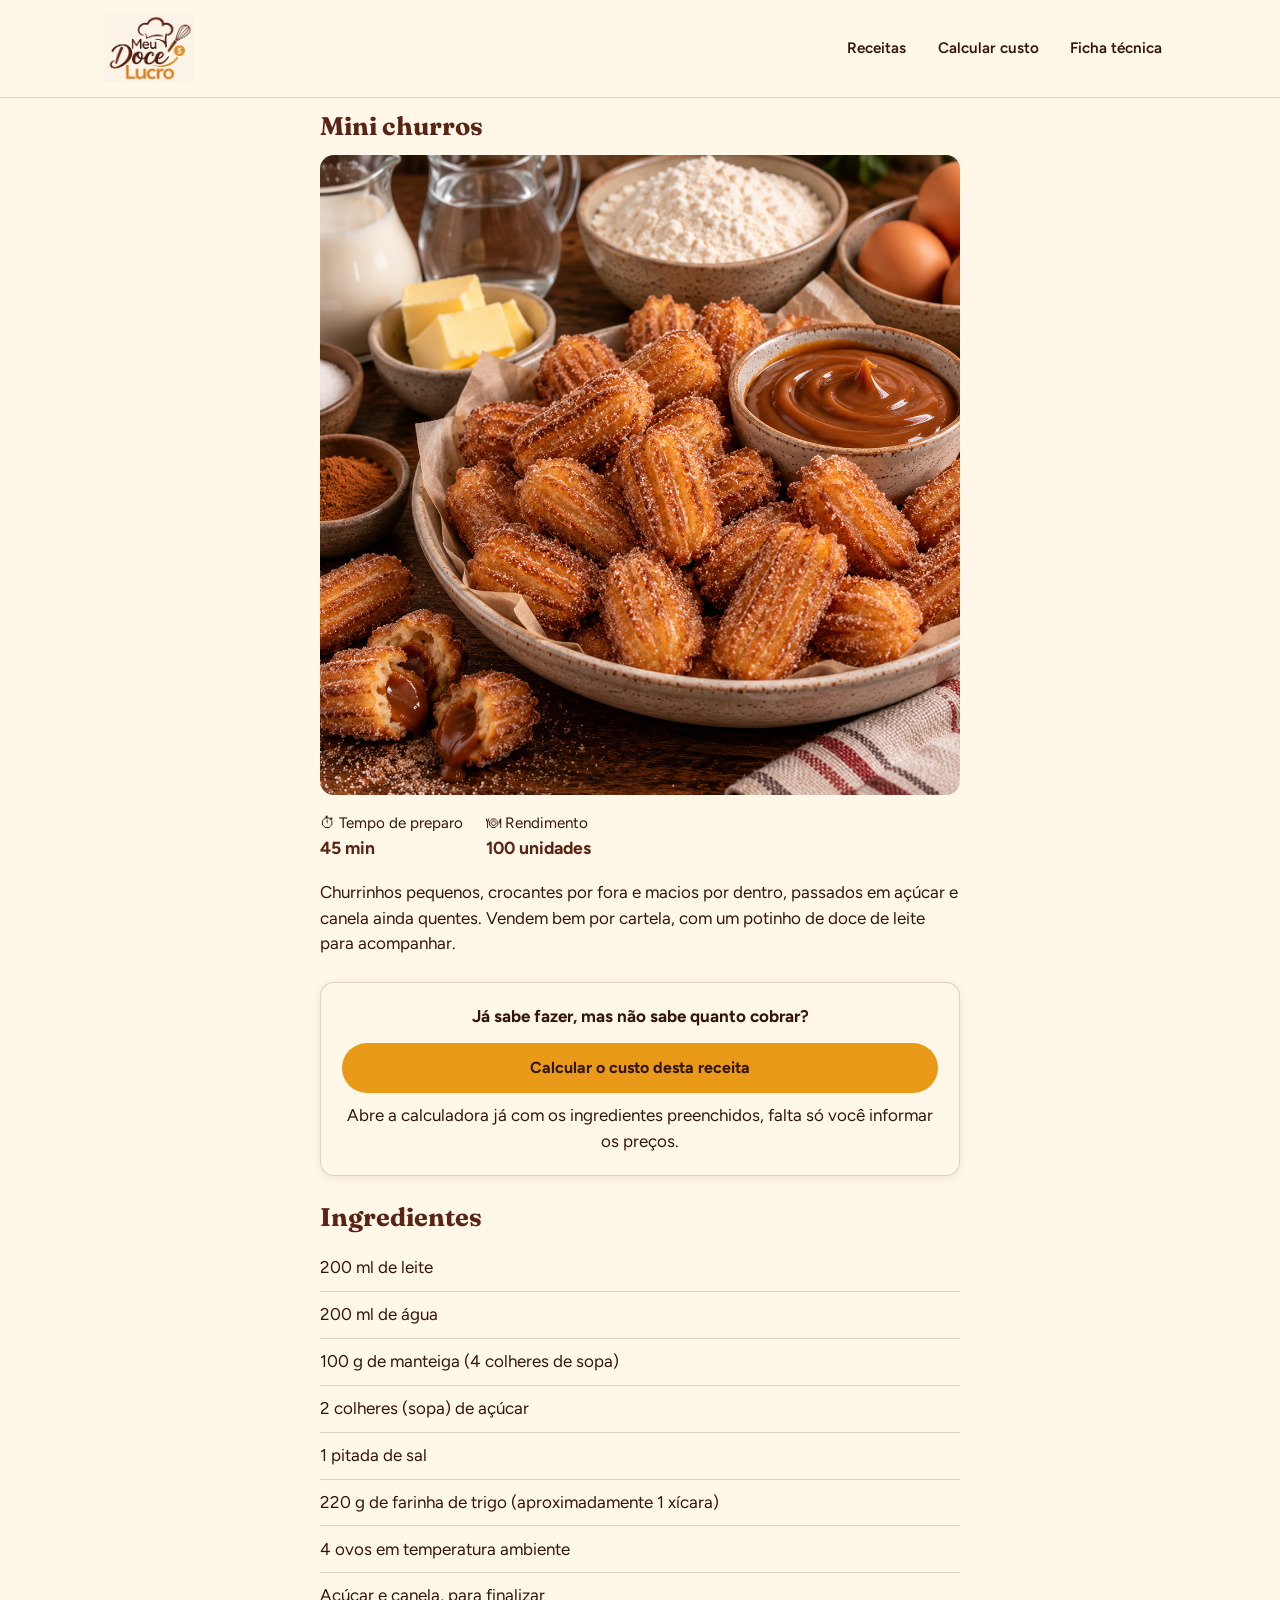
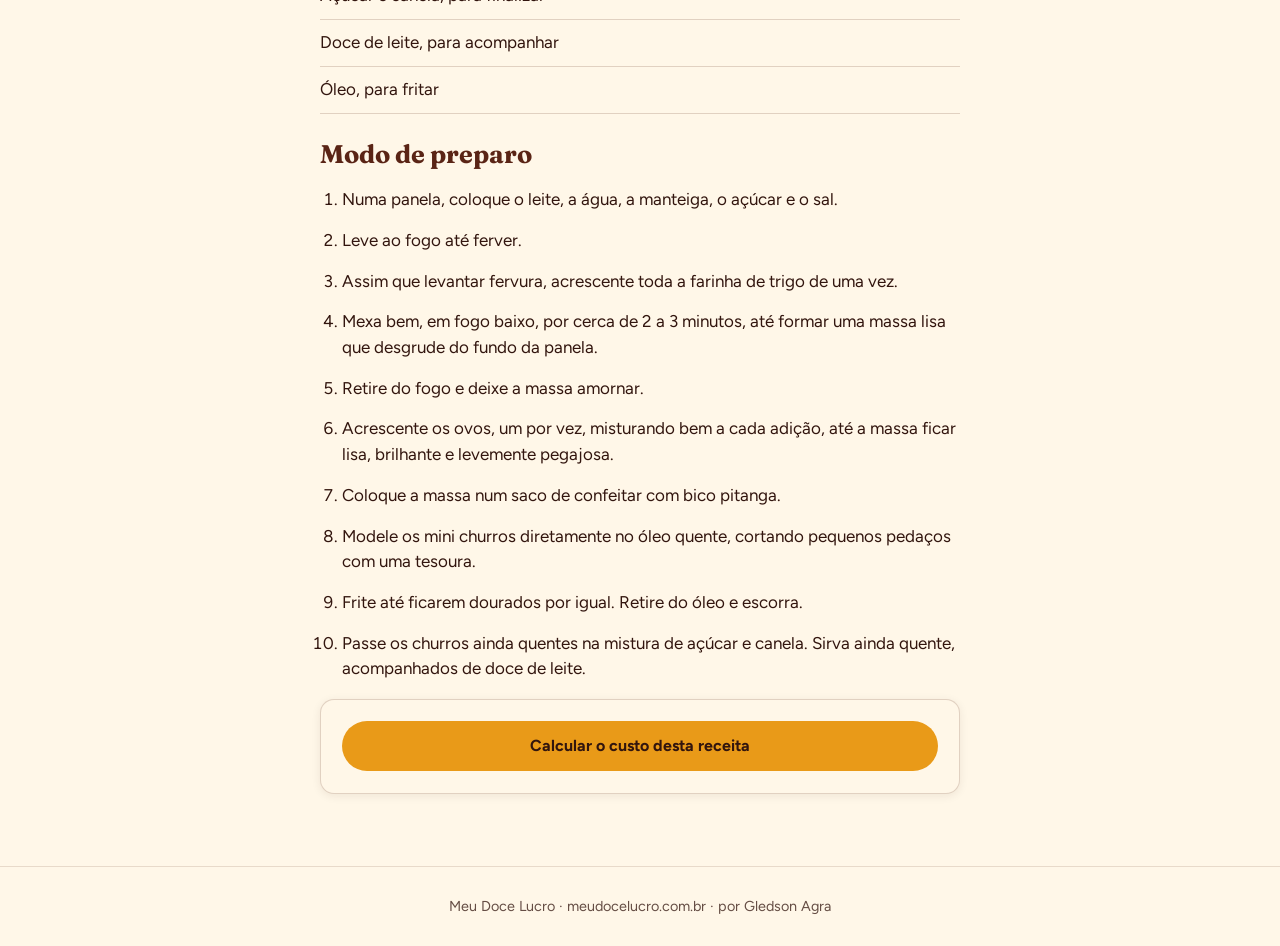
<file: receitas/mini-churros.html>
<!DOCTYPE html>
<html lang="pt-BR">
<head>
<meta charset="UTF-8">
<meta name="viewport" content="width=device-width, initial-scale=1.0">
<title>Mini churros: receita e custo | Meu Doce Lucro</title>
<meta name="description" content="Receita de mini churros, crocantes por fora e macios por dentro, com passo a passo e calculadora de custo por unidade para quem vende.">
<link rel="stylesheet" href="../assets/estilo.css?v=14">
<link rel="icon" href="../assets/logo.png">

<script type="application/ld+json">
{
  "@context": "https://schema.org/",
  "@type": "Recipe",
  "name": "Mini churros",
  "author": { "@type": "Person", "name": "Gledson Agra" },
  "description": "Mini churros crocantes por fora e macios por dentro, passados em açúcar e canela, rendendo cerca de 100 unidades.",
  "image": ["https://meudocelucro.com.br/imagens/mini-churros.jpg"],
  "prepTime": "PT20M",
  "cookTime": "PT25M",
  "totalTime": "PT45M",
  "recipeYield": "100 unidades",
  "recipeCategory": "Salgado",
  "recipeCuisine": "Brasileira",
  "recipeIngredient": [
    "200 ml de leite",
    "200 ml de água",
    "100 g de manteiga (4 colheres de sopa)",
    "2 colheres (sopa) de açúcar",
    "1 pitada de sal",
    "220 g de farinha de trigo (aproximadamente 1 xícara)",
    "4 ovos em temperatura ambiente",
    "Açúcar e canela, para finalizar",
    "Doce de leite, para acompanhar",
    "Óleo, para fritar"
  ],
  "recipeInstructions": [
    { "@type": "HowToStep", "text": "Numa panela, coloque o leite, a água, a manteiga, o açúcar e o sal." },
    { "@type": "HowToStep", "text": "Leve ao fogo até ferver." },
    { "@type": "HowToStep", "text": "Assim que levantar fervura, acrescente toda a farinha de trigo de uma vez." },
    { "@type": "HowToStep", "text": "Mexa bem, em fogo baixo, por cerca de 2 a 3 minutos, até formar uma massa lisa que desgrude do fundo da panela." },
    { "@type": "HowToStep", "text": "Retire do fogo e deixe a massa amornar." },
    { "@type": "HowToStep", "text": "Acrescente os ovos, um por vez, misturando bem a cada adição, até a massa ficar lisa, brilhante e levemente pegajosa." },
    { "@type": "HowToStep", "text": "Coloque a massa num saco de confeitar com bico pitanga." },
    { "@type": "HowToStep", "text": "Modele os mini churros diretamente no óleo quente, cortando pequenos pedaços com uma tesoura." },
    { "@type": "HowToStep", "text": "Frite até ficarem dourados por igual. Retire do óleo e escorra." },
    { "@type": "HowToStep", "text": "Passe os churros ainda quentes na mistura de açúcar e canela. Sirva ainda quente, acompanhados de doce de leite." }
  ]
}
</script>
</head>
<body>
<a href="#conteudo" class="pular-conteudo">Pular para o conteúdo</a>

<header class="topo">
  <div class="topo-conteudo">
    <a href="../index.html" class="marca"><img src="../assets/logo.png" alt="Meu Doce Lucro"></a>
    <nav aria-label="Navegação principal">
      <ul class="nav-principal">
        <li><a href="../index.html">Receitas</a></li>
        <li><a href="../calcular.html">Calcular custo</a></li>
        <li><a href="../fichas.html">Ficha técnica</a></li>
      </ul>
    </nav>
  </div>
</header>

<main id="conteudo">
  <article class="faixa-estreita">
    <h1>Mini churros</h1>

    <div class="imagem-espaco-receita"></div>

    <div class="meta-receita">
      <span>⏱ Tempo de preparo<strong>45 min</strong></span>
      <span>🍽 Rendimento<strong>100 unidades</strong></span>
    </div>

    <p>
      Churrinhos pequenos, crocantes por fora e macios por dentro,
      passados em açúcar e canela ainda quentes. Vendem bem por
      cartela, com um potinho de doce de leite para acompanhar.
    </p>

    <div class="cartao" style="text-align:center; margin: 1.5em 0;">
      <p style="margin-bottom:0.75em;"><strong>Já sabe fazer, mas não sabe quanto cobrar?</strong></p>
      <a class="btn btn-primario btn-bloco" href="../calcular.html?receita=mini-churros">
        Calcular o custo desta receita
      </a>
      <p class="dica" style="margin-top:0.6em; margin-bottom:0;">
        Abre a calculadora já com os ingredientes preenchidos, falta só você informar os preços.
      </p>
    </div>

    <h2>Ingredientes</h2>
    <ul class="lista-ingredientes">
      <li>200 ml de leite</li>
      <li>200 ml de água</li>
      <li>100 g de manteiga (4 colheres de sopa)</li>
      <li>2 colheres (sopa) de açúcar</li>
      <li>1 pitada de sal</li>
      <li>220 g de farinha de trigo (aproximadamente 1 xícara)</li>
      <li>4 ovos em temperatura ambiente</li>
      <li>Açúcar e canela, para finalizar</li>
      <li>Doce de leite, para acompanhar</li>
      <li>Óleo, para fritar</li>
    </ul>

    <h2>Modo de preparo</h2>
    <ol class="passos-preparo">
      <li>Numa panela, coloque o leite, a água, a manteiga, o açúcar e o sal.</li>
      <li>Leve ao fogo até ferver.</li>
      <li>Assim que levantar fervura, acrescente toda a farinha de trigo de uma vez.</li>
      <li>Mexa bem, em fogo baixo, por cerca de 2 a 3 minutos, até formar uma massa lisa que desgrude do fundo da panela.</li>
      <li>Retire do fogo e deixe a massa amornar.</li>
      <li>Acrescente os ovos, um por vez, misturando bem a cada adição, até a massa ficar lisa, brilhante e levemente pegajosa.</li>
      <li>Coloque a massa num saco de confeitar com bico pitanga.</li>
      <li>Modele os mini churros diretamente no óleo quente, cortando pequenos pedaços com uma tesoura.</li>
      <li>Frite até ficarem dourados por igual. Retire do óleo e escorra.</li>
      <li>Passe os churros ainda quentes na mistura de açúcar e canela. Sirva ainda quente, acompanhados de doce de leite.</li>
    </ol>

    <div class="cartao" style="text-align:center;">
      <a class="btn btn-primario btn-bloco" href="../calcular.html?receita=mini-churros">
        Calcular o custo desta receita
      </a>
    </div>
  </article>
</main>

<footer class="rodape">
  Meu Doce Lucro · meudocelucro.com.br · por Gledson Agra
</footer>

<script src="../assets/receitas.js?v=3"></script>
<script src="../assets/app.js?v=3"></script>
<script>
  // Acha a foto desta receita: veja a explicação completa no mesmo
  // trecho em receitas/alfajor.html.
  (function () {
    var arquivo = window.location.pathname.split("/").pop();
    var receita = (typeof RECEITAS !== "undefined" ? RECEITAS : []).filter(function (r) {
      return r.url.indexOf(arquivo) !== -1;
    })[0];
    var espaco = document.querySelector(".imagem-espaco-receita");
    if (!receita || !receita.foto || !espaco) return;
    var img = document.createElement("img");
    img.src = "../assets-fotos/" + receita.foto;
    img.alt = receita.titulo;
    img.loading = "lazy";
    img.onerror = function () { img.remove(); };
    espaco.appendChild(img);
  })();
</script>
</body>
</html>
</file>
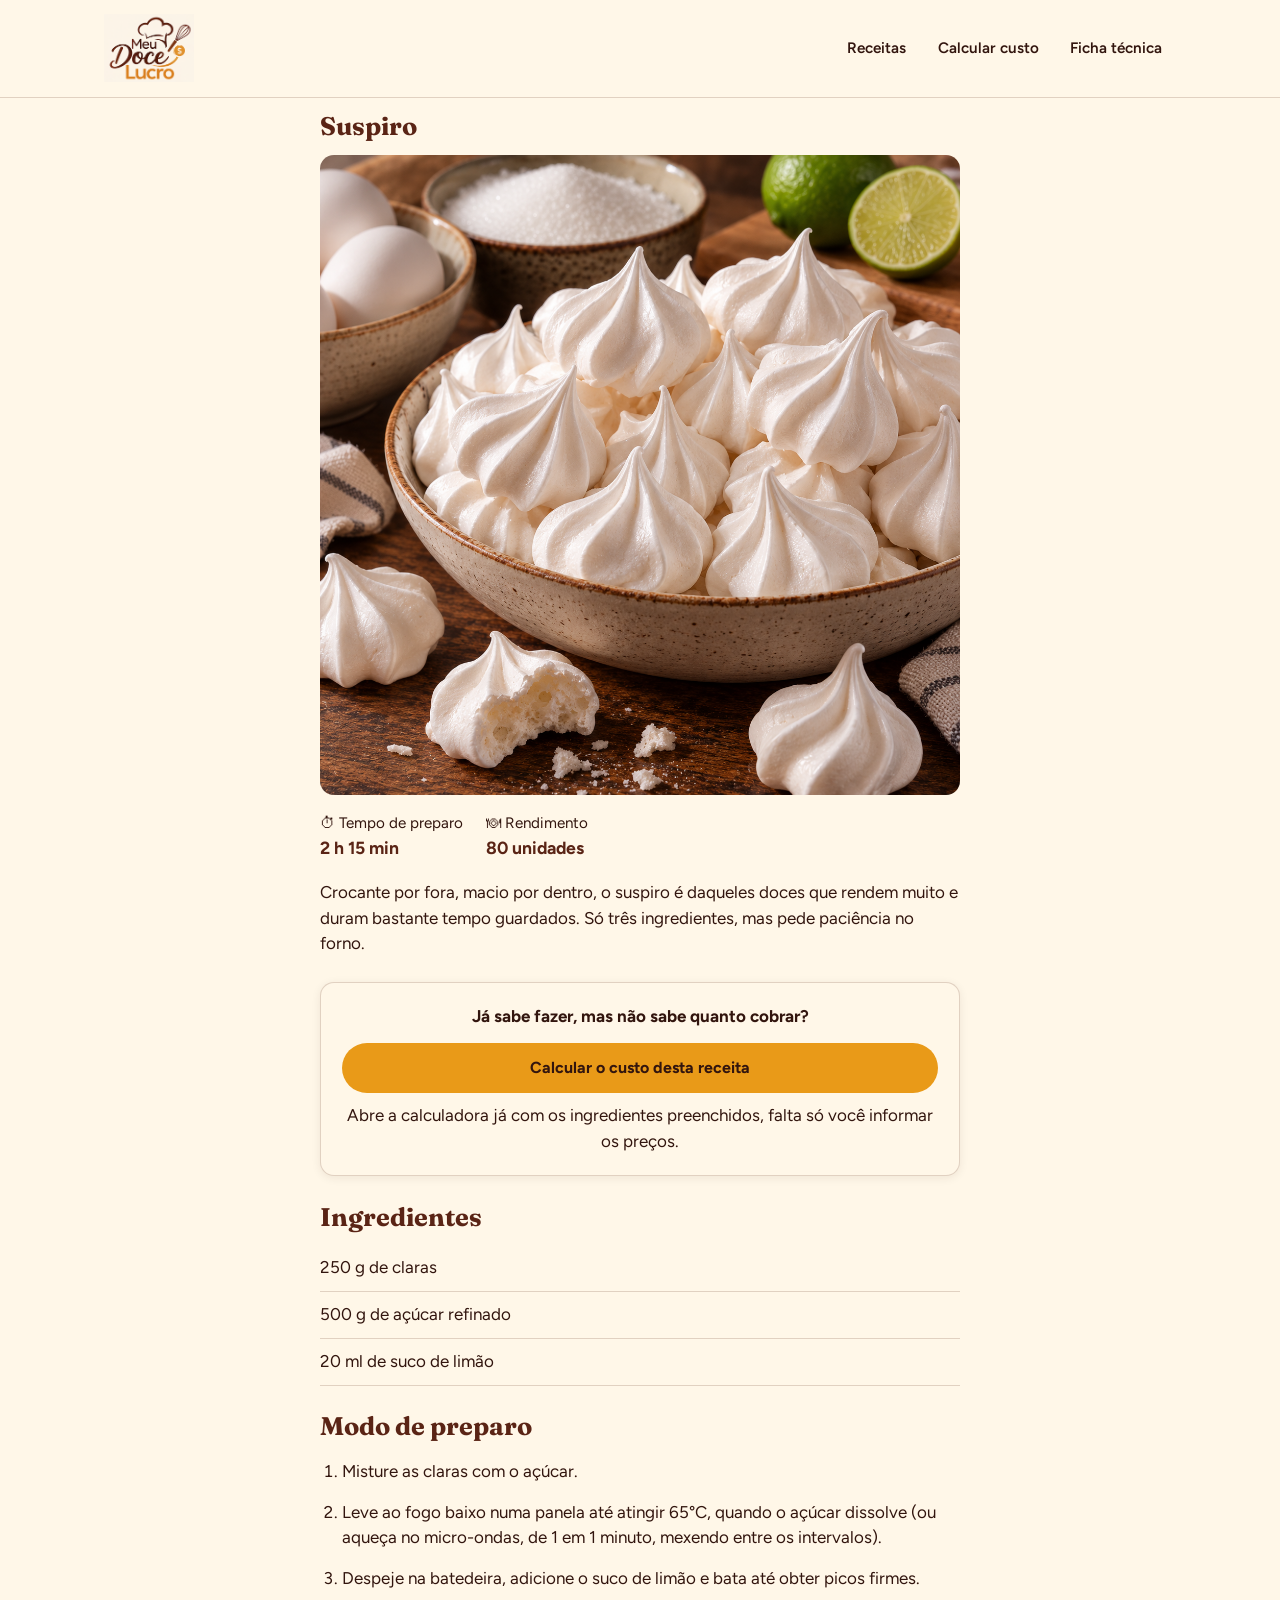
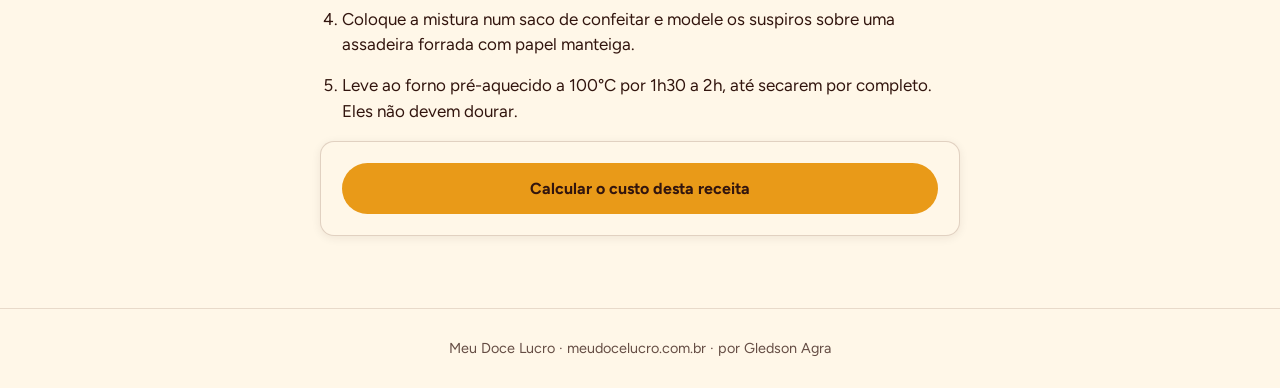
<file: receitas/suspiro.html>
﻿<!DOCTYPE html>
<html lang="pt-BR">
<head>
<meta charset="UTF-8">
<meta name="viewport" content="width=device-width, initial-scale=1.0">
<title>Suspiro: receita e custo | Meu Doce Lucro</title>
<meta name="description" content="Receita de suspiro crocante por fora e macio por dentro, com passo a passo e calculadora de custo por unidade para quem vende.">
<link rel="stylesheet" href="../assets/estilo.css?v=14">
<link rel="icon" href="../assets/logo.png">

<script type="application/ld+json">
{
  "@context": "https://schema.org/",
  "@type": "Recipe",
  "name": "Suspiro",
  "author": { "@type": "Person", "name": "Gledson Agra" },
  "description": "Suspiro crocante por fora e macio por dentro, feito com clara, açúcar e limão, rendendo cerca de 80 unidades.",
  "image": ["https://meudocelucro.com.br/imagens/suspiro.jpg"],
  "prepTime": "PT25M",
  "cookTime": "PT1H50M",
  "totalTime": "PT2H15M",
  "recipeYield": "80 unidades",
  "recipeCategory": "Doce",
  "recipeCuisine": "Brasileira",
  "recipeIngredient": [
    "250 g de claras",
    "500 g de açúcar refinado",
    "20 ml de suco de limão"
  ],
  "recipeInstructions": [
    { "@type": "HowToStep", "text": "Misture as claras com o açúcar." },
    { "@type": "HowToStep", "text": "Leve ao fogo baixo numa panela até atingir 65°C, quando o açúcar dissolve (ou aqueça no micro-ondas, de 1 em 1 minuto, mexendo entre os intervalos)." },
    { "@type": "HowToStep", "text": "Despeje na batedeira, adicione o suco de limão e bata até obter picos firmes." },
    { "@type": "HowToStep", "text": "Coloque a mistura num saco de confeitar e modele os suspiros sobre uma assadeira forrada com papel manteiga." },
    { "@type": "HowToStep", "text": "Leve ao forno pré-aquecido a 100°C por 1h30 a 2h, até secarem por completo. Eles não devem dourar." }
  ]
}
</script>
</head>
<body>
<a href="#conteudo" class="pular-conteudo">Pular para o conteúdo</a>

<header class="topo">
  <div class="topo-conteudo">
    <a href="../index.html" class="marca"><img src="../assets/logo.png" alt="Meu Doce Lucro"></a>
    <nav aria-label="Navegação principal">
      <ul class="nav-principal">
        <li><a href="../index.html">Receitas</a></li>
        <li><a href="../calcular.html">Calcular custo</a></li>
        <li><a href="../fichas.html">Ficha técnica</a></li>
      </ul>
    </nav>
  </div>
</header>

<main id="conteudo">
  <article class="faixa-estreita">
    <h1>Suspiro</h1>

    <div class="imagem-espaco-receita"></div>

    <div class="meta-receita">
      <span>⏱ Tempo de preparo<strong>2 h 15 min</strong></span>
      <span>🍽 Rendimento<strong>80 unidades</strong></span>
    </div>

    <p>
      Crocante por fora, macio por dentro, o suspiro é daqueles doces
      que rendem muito e duram bastante tempo guardados. Só três
      ingredientes, mas pede paciência no forno.
    </p>

    <div class="cartao" style="text-align:center; margin: 1.5em 0;">
      <p style="margin-bottom:0.75em;"><strong>Já sabe fazer, mas não sabe quanto cobrar?</strong></p>
      <a class="btn btn-primario btn-bloco" href="../calcular.html?receita=suspiro">
        Calcular o custo desta receita
      </a>
      <p class="dica" style="margin-top:0.6em; margin-bottom:0;">
        Abre a calculadora já com os ingredientes preenchidos, falta só você informar os preços.
      </p>
    </div>

    <h2>Ingredientes</h2>
    <ul class="lista-ingredientes">
      <li>250 g de claras</li>
      <li>500 g de açúcar refinado</li>
      <li>20 ml de suco de limão</li>
    </ul>

    <h2>Modo de preparo</h2>
    <ol class="passos-preparo">
      <li>Misture as claras com o açúcar.</li>
      <li>Leve ao fogo baixo numa panela até atingir 65°C, quando o açúcar dissolve (ou aqueça no micro-ondas, de 1 em 1 minuto, mexendo entre os intervalos).</li>
      <li>Despeje na batedeira, adicione o suco de limão e bata até obter picos firmes.</li>
      <li>Coloque a mistura num saco de confeitar e modele os suspiros sobre uma assadeira forrada com papel manteiga.</li>
      <li>Leve ao forno pré-aquecido a 100°C por 1h30 a 2h, até secarem por completo. Eles não devem dourar.</li>
    </ol>

    <div class="cartao" style="text-align:center;">
      <a class="btn btn-primario btn-bloco" href="../calcular.html?receita=suspiro">
        Calcular o custo desta receita
      </a>
    </div>
  </article>
</main>

<footer class="rodape">
  Meu Doce Lucro · meudocelucro.com.br · por Gledson Agra
</footer>

<script src="../assets/receitas.js?v=3"></script>
<script src="../assets/app.js?v=3"></script>
<script>
  // Acha a foto desta receita: veja a explicação completa no mesmo
  // trecho em receitas/alfajor.html.
  (function () {
    var arquivo = window.location.pathname.split("/").pop();
    var receita = (typeof RECEITAS !== "undefined" ? RECEITAS : []).filter(function (r) {
      return r.url.indexOf(arquivo) !== -1;
    })[0];
    var espaco = document.querySelector(".imagem-espaco-receita");
    if (!receita || !receita.foto || !espaco) return;
    var img = document.createElement("img");
    img.src = "../assets-fotos/" + receita.foto;
    img.alt = receita.titulo;
    img.loading = "lazy";
    img.onerror = function () { img.remove(); };
    espaco.appendChild(img);
  })();
</script>
</body>
</html>
</file>
<file: assets/estilo.css>
/*
  ESTILO.CSS — folha de estilo única, compartilhada por todo o site.

  Por que uma folha só, e não uma por página?
  Porque o site não tem etapa de build (sem Sass, sem empacotador).
  Se cada página tivesse seu próprio CSS, qualquer ajuste de cor ou
  espaçamento teria que ser repetido em vários arquivos. Com uma
  folha só, muda aqui e todas as páginas atualizam juntas.
*/

/* ---------- 1. Fontes ----------
   Fraunces para títulos (mais expressiva, "com personalidade").
   Figtree para texto corrido (mais neutra, fácil de ler no celular). */
@import url('https://fonts.googleapis.com/css2?family=Fraunces:ital,wght@0,600;0,700;1,600&family=Figtree:wght@400;500;600;700&display=swap');

/* ---------- 2. Paleta de cores ----------
   Só estas 6 cores existem no site — são as oficiais do Manual de
   Identidade Visual. Nenhum outro tom de hexadecimal deveria aparecer
   em nenhum lugar deste arquivo.

   Em RGB, pra quem precisar montar sombra/borda mais adiante:
     --cacau     90,  36, 21
     --ambar    233, 154, 24
     --creme    255, 247, 232
     --caramelo 201, 120, 24
     --cafe      50,  21, 14
     --verde     79, 122, 69

   Regra de uso do manual, sem exceção:
   · ÂMBAR PREENCHE, CARAMELO ESCREVE. O âmbar #E99A18 é lindo como
     fundo de botão/destaque/faixa, mas como cor de LETRA sobre fundo
     claro o contraste é baixo demais — quem lê no celular no sol não
     enxerga. Por isso âmbar nunca é texto: onde o manual pede "âmbar
     escrito", usamos caramelo #C97818, que é a mesma família de cor
     mas escura o bastante pra ler.
   · Cacau é a cor da marca: cabeçalho, rodapé, títulos, links.
   · Verde é exclusivo de lucro/resultado positivo — não aparece em
     botão, link ou borda decorativa que não seja isso.
   · Custo e preço são sempre âmbar/caramelo; lucro é sempre verde.
     Essas duas coisas nunca trocam de cor entre si.

   Você vai ver várias bordas, divisórias e sombras escritas como
   "rgba(90, 36, 21, 0.18)" em vez de uma variável nova. Não é uma
   sétima cor: são exatamente os números do --cacau (ou do --cafe,
   ou do --ambar) com transparência, pra criar um traço mais suave
   sem sair da paleta de 6 cores. */
:root {
  --cacau:     #5A2415;
  --ambar:     #E99A18;
  --creme:     #FFF7E8;
  --caramelo:  #C97818;
  --cafe:      #32150E;
  --verde:     #4F7A45;

  --sombra: 0 2px 10px rgba(50, 21, 14, 0.08); /* --cafe bem clarinho, só uma sombra suave */
  --raio: 14px;
  --fonte-titulo: 'Fraunces', Georgia, serif;
  --fonte-corpo: 'Figtree', system-ui, -apple-system, sans-serif;
}

/* ---------- 3. Reset básico ---------- */
*, *::before, *::after { box-sizing: border-box; }
html { -webkit-text-size-adjust: 100%; }
body {
  margin: 0;
  background: var(--creme);
  color: var(--cafe);
  font-family: var(--fonte-corpo);
  font-size: 17px;
  line-height: 1.5;
}
h1, h2, h3, h4 {
  font-family: var(--fonte-titulo);
  font-weight: 700;
  line-height: 1.2;
  color: var(--cacau);
  margin: 0 0 0.5em;
}
p { margin: 0 0 1em; }
img { max-width: 100%; display: block; border-radius: var(--raio); }
a { color: var(--cacau); }

/* Números de dinheiro sempre alinhados em coluna — dígitos com a
   mesma largura, senão R$ 9,90 e R$ 19,90 ficam "tortos" um do outro. */
.numero, .moeda, td.numero {
  font-variant-numeric: tabular-nums;
}

/* ---------- 4. Acessibilidade obrigatória ---------- */

/* Link "pular para o conteúdo", só aparece quando recebe foco de teclado. */
.pular-conteudo {
  position: absolute;
  left: -9999px;
  top: 0;
  background: var(--cacau);
  color: var(--creme);
  padding: 0.75em 1em;
  z-index: 100;
  border-radius: 0 0 8px 0;
}
.pular-conteudo:focus {
  left: 0;
}

/* Foco de teclado sempre visível — nunca "outline: none" sem repor algo. */
a:focus-visible,
button:focus-visible,
input:focus-visible,
select:focus-visible,
textarea:focus-visible {
  outline: 3px solid var(--cacau);
  outline-offset: 2px;
}

/* Quem usa "reduzir movimento" no aparelho não deve ver transições/animações. */
@media (prefers-reduced-motion: reduce) {
  *, *::before, *::after {
    animation-duration: 0.001ms !important;
    animation-iteration-count: 1 !important;
    transition-duration: 0.001ms !important;
    scroll-behavior: auto !important;
  }
}

/* ---------- 5. Cabeçalho e navegação ----------
   Ordem fixa em todas as páginas: Receitas → Calcular custo → Ficha técnica.
   É a ordem em que a pessoa realmente usa o site, do conteúdo até o resultado. */
.topo {
  background: var(--creme);
  border-bottom: 1px solid rgba(90, 36, 21, 0.18);
  position: sticky;
  top: 0;
  z-index: 10;
}
.topo-conteudo {
  max-width: 1120px;
  margin: 0 auto;
  padding: 0.85em 24px;
  display: flex;
  align-items: center;
  justify-content: space-between;
  gap: 2rem; /* mínimo de 32px entre a logo e o menu */
  flex-wrap: wrap;
}
.marca {
  font-family: var(--fonte-titulo);
  font-weight: 700;
  font-size: 1.3rem;
  color: var(--cacau);
  text-decoration: none;
  white-space: nowrap;
}
/* O espaço entre "Meu Doce" e "Lucro" é feito aqui, e não no HTML, para
   valer em todas as páginas de uma vez sem editar arquivo por arquivo.
   (Só entra em ação nas páginas que ainda usam a marca em texto — as
   quatro páginas com logo em imagem não têm mais esse <span>.) */
.marca span {
  color: var(--caramelo);
  margin-left: 0.22em;
}
/* Logo em imagem: altura fixa e largura livre, pra nunca distorcer.
   68px no desktop, 52px no celular. */
.marca img {
  height: 68px;
  width: auto;
  display: block;
  border-radius: 0;
}
@media (max-width: 639px) {
  .marca img { height: 52px; }
}

.nav-principal {
  display: flex;
  gap: 0.25em;
  list-style: none;
  margin: 0;
  padding: 0;
  flex-wrap: wrap;
}
.nav-principal a {
  display: inline-block;
  padding: 0.6em 0.9em;
  border-radius: 999px;
  text-decoration: none;
  color: var(--cafe);
  font-weight: 600;
  font-size: 0.95rem;
}
/* Fundo do cabeçalho e da página são o mesmo creme agora, então o hover
   precisa de um tom próprio (cacau bem clarinho) — se usasse --creme
   aqui, o hover ficaria invisível. */
.nav-principal a:hover { background: rgba(90, 36, 21, 0.08); }
.nav-principal a[aria-current="page"] {
  background: var(--cacau);
  color: var(--creme);
}

/* ---------- 6. Estrutura geral de página ----------
   1120px de teto, com 24px de respiro fixo dos dois lados — antes eram
   900px e sobrava vazio nas telas grandes. */
main {
  max-width: 1120px;
  margin: 0 auto;
  padding: 0.8em 24px 3em;
}
/* Colunas de texto (receita, calculadora, fichas) continuam com largura
   de leitura curta — isso é sobre legibilidade, não sobre a largura
   do site, então não muda junto com o main. */
.faixa-estreita { max-width: 640px; margin: 0 auto; }

/* Cabeçalho de página em tela larga (usado na home).
   Mantém a linha de leitura curta, mas encostado na ESQUERDA, na mesma
   linha vertical onde a grade de receitas começa. Antes, o texto ficava
   centralizado em 640px e a grade ocupava 900px: o título nascia uns
   130px à direita do primeiro cartão, e a página parecia torta. */
.cabecalho-pagina {
  max-width: 640px;
  margin: 0 0 1.75em;
}

.rodape {
  border-top: 1px solid rgba(90, 36, 21, 0.18);
  text-align: center;
  padding: 2em 1em;
  color: var(--cafe);
  opacity: 0.75;
  font-size: 0.9rem;
}

/* ---------- 7. Cartões (usados na home, na calculadora e nas fichas) ---------- */
.cartao {
  background: var(--creme);
  border: 1px solid rgba(90, 36, 21, 0.18);
  border-radius: var(--raio);
  box-shadow: var(--sombra);
  padding: 1.25em;
  margin-bottom: 1.25em;
}

/* ---------- 8. Botões ----------
   Alvo de toque grande (mínimo ~44px) porque quem usa isso está
   com o celular na mão suja de farinha — precisão baixa no toque. */
.btn {
  display: inline-flex;
  align-items: center;
  justify-content: center;
  gap: 0.5em;
  min-height: 48px;
  padding: 0.7em 1.4em;
  border-radius: 999px;
  border: 2px solid transparent;
  font-family: var(--fonte-corpo);
  font-weight: 700;
  font-size: 1rem;
  cursor: pointer;
  text-decoration: none;
  transition: transform 0.08s ease, background 0.15s ease;
}
.btn:active { transform: scale(0.98); }

/* Botão principal em âmbar, como manda o manual. A letra é café e não
   branca: branco sobre âmbar quase some no sol. */
.btn-primario {
  background: var(--ambar);
  color: var(--cafe);
}
.btn-primario:hover { background: var(--caramelo); }

/* Botão secundário: fundo transparente, borda e letra em cacau — exatamente
   como pede o manual. */
.btn-secundario {
  background: transparent;
  color: var(--cacau);
  border-color: var(--cacau);
}
.btn-secundario:hover { background: rgba(90, 36, 21, 0.08); }

/* Botão de ação destrutiva (excluir). O manual não prevê uma cor de
   "alerta" separada, então usamos --cafe (o tom mais escuro da paleta)
   pra dar um peso visual diferente do botão secundário comum, sem
   inventar uma sétima cor. */
.btn-perigo {
  background: transparent;
  color: var(--cafe);
  border-color: var(--cafe);
}
.btn-perigo:hover { background: rgba(50, 21, 14, 0.08); }

.btn-bloco { width: 100%; }
.btn[disabled] { opacity: 0.5; cursor: not-allowed; }

/* ---------- 9. Formulários ---------- */
.campo { margin-bottom: 1em; }
.campo label {
  display: block;
  font-weight: 600;
  margin-bottom: 0.35em;
  font-size: 0.95rem;
}
.campo .dica {
  font-size: 0.85rem;
  opacity: 0.75;
  margin-top: 0.3em;
}
input[type="text"],
input[type="email"],
input[type="number"],
select {
  width: 100%;
  min-height: 48px;
  padding: 0.6em 0.8em;
  border: 2px solid rgba(90, 36, 21, 0.45);
  border-radius: 10px;
  background: var(--creme);
  color: var(--cafe);
  font-family: var(--fonte-corpo);
  font-size: 1rem;
}
input:focus, select:focus { border-color: var(--cacau); }
/* Texto de exemplo (placeholder) com opacidade fixa, em vez de confiar
   no cinza padrão do navegador — que em alguns navegadores fica claro
   demais sobre o creme e passa a impressão de campo desabilitado. */
input::placeholder { color: var(--cafe); opacity: 0.45; }

/* Campo de dinheiro: "R$" fixo do lado de fora do campo, pra nunca
   sobrar dúvida de que é reais — a pessoa só digita o número. */
.campo-moeda { position: relative; }
.campo-moeda .prefixo-moeda {
  position: absolute;
  left: 0.8em;
  top: 50%;
  transform: translateY(-50%);
  color: var(--cafe);
  opacity: 0.6;
  font-weight: 600;
  pointer-events: none;
}
.campo-moeda input { padding-left: 2.5em; }

/* ---------- 10. Linha de ingrediente na calculadora ----------
   Em telas largas os 4 campos ficam lado a lado; em telas estreitas
   (celular) empilham. 360px é a largura mínima que precisamos suportar. */
.linha-ingrediente {
  display: grid;
  grid-template-columns: 1fr;
  gap: 0.75em;
  padding: 1em;
  border: 1px solid rgba(90, 36, 21, 0.18);
  border-radius: var(--raio);
  margin-bottom: 0.9em;
  background: var(--creme);
}
@media (min-width: 640px) {
  .linha-ingrediente {
    grid-template-columns: 1.3fr 1fr 0.8fr 0.6fr 0.8fr 0.6fr auto;
    align-items: end;
  }
}
.linha-ingrediente .campo { margin-bottom: 0; }

.remover-linha {
  background: transparent;
  border: none;
  color: var(--cacau);
  font-weight: 700;
  cursor: pointer;
  padding: 0.5em;
  min-height: 44px;
  border-radius: 8px;
}
.remover-linha:hover { background: rgba(90, 36, 21, 0.08); }

/* ---------- 11. Avisos ----------
   Três tons: neutro (info), verde (coisa boa) e âmbar/caramelo (atenção
   ao custo). Não existe vermelho na paleta — "atenção" aqui é a mesma
   família de cor do dinheiro subindo, não uma cor de alarme à parte. */
.aviso {
  border-radius: var(--raio);
  padding: 1em 1.1em;
  margin-bottom: 1.1em;
  font-size: 0.95rem;
  border: 1px solid rgba(90, 36, 21, 0.18);
  background: var(--creme);
}
.aviso-lucro {
  background: rgba(79, 122, 69, 0.12);
  border-color: var(--verde);
  color: var(--verde);
}
.aviso-alerta {
  background: rgba(233, 154, 24, 0.18);
  border-color: var(--caramelo);
  color: var(--cafe);
}

/* ---------- 12. Resultado em destaque ----------
   O custo por unidade é o número mais importante da tela: precisa ser
   visto sem esforço, mesmo por quem só bateu o olho na tela.
   Em âmbar/caramelo porque, no manual, custo e preço são âmbar — o
   verde fica reservado para o que sobra no bolso. */
.resultado-destaque {
  text-align: center;
  padding: 1.5em 1em;
  background: var(--creme);
  border: 2px solid var(--ambar);
  border-radius: var(--raio);
  margin-bottom: 1.25em;
}
.resultado-destaque .rotulo {
  font-size: 0.95rem;
  font-weight: 600;
  opacity: 0.8;
}
.resultado-destaque .valor {
  font-family: var(--fonte-titulo);
  font-size: clamp(2.2rem, 8vw, 3.2rem);
  color: var(--caramelo);
  font-variant-numeric: tabular-nums;
  line-height: 1.1;
}

/* ---------- 13. Botões de margem (30/40/50/60%) ---------- */
.grade-margens {
  display: grid;
  grid-template-columns: repeat(2, 1fr);
  gap: 0.6em;
  margin-bottom: 0.5em;
}
@media (min-width: 480px) {
  .grade-margens { grid-template-columns: repeat(4, 1fr); }
}
.opcao-margem {
  border: 2px solid rgba(90, 36, 21, 0.25);
  background: var(--creme);
  border-radius: 12px;
  padding: 0.8em 0.5em;
  text-align: center;
  cursor: pointer;
  color: var(--cafe);
  font-family: var(--fonte-corpo);
}
.opcao-margem .percentual { font-weight: 700; display: block; }
.opcao-margem .preco {
  font-family: var(--fonte-titulo);
  font-size: 1.15rem;
  font-variant-numeric: tabular-nums;
}
.opcao-margem[aria-pressed="true"] {
  border-color: var(--ambar);
  background: rgba(233, 154, 24, 0.15);
}

/* ---------- 14. Bloco de afiliado ----------
   Só some na tela quando não há sugestão relevante — nunca fica vazio
   nem aparece antes do resultado do cálculo. */
.bloco-afiliado {
  border: 1px dashed rgba(90, 36, 21, 0.3);
  border-radius: var(--raio);
  padding: 1.1em;
  background: var(--creme);
}
.bloco-afiliado h3 { font-size: 1.05rem; margin-bottom: 0.5em; }
.bloco-afiliado ul { margin: 0; padding-left: 1.2em; }
.bloco-afiliado li { margin-bottom: 0.4em; }
.bloco-afiliado .aviso-parceria {
  font-size: 0.8rem;
  opacity: 0.7;
  margin-top: 0.6em;
  margin-bottom: 0;
}

/* ---------- 14b. Faixa de abertura (home) ----------
   Largura total, fora do <main>, por isso o fundo cacau vai de ponta a
   ponta — só o texto de dentro fica centrado em 1120px, como o resto
   do site. */
.faixa-abertura {
  background: var(--cacau);
  color: var(--creme);
  padding: 18px 24px;
}
.faixa-abertura-conteudo {
  max-width: 1120px;
  margin: 0 auto;
}
.faixa-abertura h1 {
  color: var(--creme);
  font-size: clamp(1.3rem, 2.6vw, 1.9rem);
  max-width: 26ch;
  margin-bottom: 0.3em;
}
.faixa-abertura p {
  font-size: 0.98rem;
  max-width: 50ch;
  opacity: 0.92;
  margin-bottom: 0.8em;
}

/* ---------- 15. Home / lista de receitas ----------
   Uma coluna até 700px; dali pra cima, "auto-fill" enche a largura
   disponível com quantos cartões de 220px couberem. Com a foto
   quadrada, cartão largo vira foto gigante (a altura acompanha a
   largura), então cartões menores mantêm a foto num tamanho razoável. */
.grade-receitas {
  display: grid;
  grid-template-columns: 1fr;
  gap: 0.8em;
}
@media (min-width: 701px) {
  .grade-receitas { grid-template-columns: repeat(auto-fill, minmax(220px, 1fr)); }
}
.receita-card {
  background: var(--creme);
  border: 1px solid rgba(90, 36, 21, 0.18);
  border-radius: var(--raio);
  overflow: hidden;
  box-shadow: var(--sombra);
  text-decoration: none;
  color: var(--cafe);
  transition: transform 150ms ease, box-shadow 150ms ease;
  /* Coluna flexível: assim dá pra grudar o selinho de custo sempre no
     rodapé do cartão (veja .chamada-custo), em vez dele ficar mais alto
     ou mais baixo dependendo de quanto texto o cartão tem acima. */
  display: flex;
  flex-direction: column;
}
/* Elevação leve ao passar o mouse — só um convite pra clicar, nada
   chamativo demais. */
.receita-card:hover {
  transform: translateY(-4px);
  box-shadow: 0 10px 22px rgba(50, 21, 14, 0.16);
}
/* Quadrada (1/1): as fotos são enviadas já quadradas, e um formato
   retangular cortava a parte de cima/baixo da imagem.
   O degradê é o fundo padrão, some sozinho quando a foto carrega, e
   fica visível se a foto não existir (veja o onerror no index.html). */
.receita-card .imagem-espaco {
  aspect-ratio: 1 / 1;
  background: linear-gradient(135deg, rgba(233, 154, 24, 0.18), rgba(233, 154, 24, 0.05));
  overflow: hidden;
  flex: 0 0 auto;
}
.receita-card .imagem-espaco img {
  width: 100%;
  height: 100%;
  object-fit: cover;
  border-radius: 0;
}
.receita-card .conteudo {
  padding: 0.85em 1em 1em;
  display: flex;
  flex-direction: column;
  flex: 1 1 auto;
}
/* Título e resumo travados em 2 linhas: sem isso, um título maior que
   o outro deixava os cartões com alturas diferentes, agora todos
   ficam do mesmo tamanho, e o texto que não coube corta com "…". */
.receita-card h2 {
  font-size: 1.15rem;
  margin-bottom: 0.2em;
  display: -webkit-box;
  -webkit-line-clamp: 2;
  -webkit-box-orient: vertical;
  overflow: hidden;
}
.receita-card .resumo {
  display: -webkit-box;
  -webkit-line-clamp: 2;
  -webkit-box-orient: vertical;
  overflow: hidden;
  margin-bottom: 0.6em;
}
/* Tempo e rendimento empilhados, cada um na sua própria linha: assim
   fica igual em todo cartão, mesmo quando um rendimento tem texto
   mais longo que o outro (ex.: "8 pacotes de 100g" x "30 unidades").
   margin-top: auto empurra esse bloco pro rodapé do cartão, sempre na
   mesma distância da borda de baixo. */
.receita-card .meta {
  font-size: 0.85rem;
  opacity: 0.75;
  display: flex;
  flex-direction: column;
  gap: 0.2em;
  margin-top: auto;
  margin-bottom: 0.4em;
}
/* A chamada de custo é a única coisa colorida do cartão, e é de propósito:
   o olho pousa nela e entende, em meio segundo, o que este site faz de
   diferente de um blog de receita. Vira um selinho em âmbar claro:
   âmbar como fundo, caramelo como letra, nunca o contrário. */
.receita-card .chamada-custo {
  display: inline-block;
  align-self: flex-start;
  padding: 0.35em 0.85em;
  border-radius: 999px;
  background: rgba(233, 154, 24, 0.22);
  color: var(--caramelo);
  font-weight: 600;
  font-size: 0.85rem;
}

/* ---------- 16. Página de receita ----------
   Mesma lógica da home: degradê como fundo padrão, foto por cima quando
   existe (veja o script no fim de cada página de receita). */
.imagem-espaco-receita {
  aspect-ratio: 1 / 1;
  background: linear-gradient(135deg, rgba(233, 154, 24, 0.18), rgba(233, 154, 24, 0.05));
  margin-bottom: 1em;
  border-radius: var(--raio);
  overflow: hidden;
}
.imagem-espaco-receita img {
  width: 100%;
  height: 100%;
  object-fit: cover;
  border-radius: 0;
}
.meta-receita {
  display: flex;
  gap: 1.5em;
  flex-wrap: wrap;
  margin-bottom: 1.25em;
  font-size: 0.95rem;
}
.meta-receita strong { display: block; font-size: 1.1rem; color: var(--cacau); }
.lista-ingredientes {
  list-style: none;
  margin: 0 0 1.5em;
  padding: 0;
}
.lista-ingredientes li {
  padding: 0.6em 0;
  border-bottom: 1px solid rgba(90, 36, 21, 0.18);
}
.passos-preparo {
  padding-left: 1.3em;
}
.passos-preparo li { margin-bottom: 0.9em; }

/* ---------- 17. Lista de fichas salvas ---------- */
.ficha-card {
  display: flex;
  justify-content: space-between;
  align-items: flex-start;
  gap: 1em;
  flex-wrap: wrap;
}
.ficha-card .acoes {
  display: flex;
  gap: 0.5em;
  flex-wrap: wrap;
}
.ficha-card .numeros { text-align: right; }
/* Custo por unidade: sempre âmbar/caramelo, nunca verde — só o lucro é verde. */
.ficha-card .numeros .custo {
  font-family: var(--fonte-titulo);
  font-size: 1.3rem;
  color: var(--caramelo);
}

/* ---------- 18. Janela de cadastro ----------
   Aparece uma única vez, no momento de salvar a ficha ou gerar o PDF —
   nunca na entrada do site. A pessoa já viu o número dela na tela antes
   de qualquer campo ser pedido. */
.mdl-fundo {
  position: fixed;
  inset: 0;
  background: rgba(50, 21, 14, 0.55);
  display: flex;
  align-items: center;
  justify-content: center;
  padding: 1em;
  z-index: 200;
}
.mdl-caixa {
  background: var(--creme);
  border-radius: var(--raio);
  padding: 1.5em 1.35em;
  width: 100%;
  max-width: 420px;
  max-height: 90vh;
  overflow-y: auto;
  box-shadow: 0 12px 40px rgba(50, 21, 14, 0.28);
}
.mdl-caixa h2 { font-size: 1.3rem; margin-bottom: 0.3em; }
.mdl-caixa .mdl-intro {
  font-size: 0.95rem;
  opacity: 0.85;
  margin-bottom: 1.2em;
}
/* Erro de formulário: mesma lógica do .btn-perigo — sem vermelho na
   paleta, usamos --cafe (o tom mais escuro) pra marcar seriedade. */
.mdl-caixa .mdl-erro {
  color: var(--cafe);
  font-size: 0.85rem;
  margin: 0.3em 0 0;
}
.mdl-caixa .mdl-rodape {
  font-size: 0.8rem;
  opacity: 0.7;
  margin: 1em 0 0;
}
.mdl-acoes {
  display: flex;
  flex-direction: column;
  gap: 0.5em;
  margin-top: 1.2em;
}

/* Utilitário: existe na tela mas some quando a página é impressa
   (o conteúdo de impressão de verdade fica em #area-impressao). */
.somente-tela { }
.somente-impressao { display: none; }
</file>
<file: assets/impressao.css>
/*
  IMPRESSAO.CSS — folha de estilo separada, usada só quando a página é
  impressa (window.print()) ou exportada como PDF pelo próprio navegador.

  Por que separada da estilo.css?
  Porque tela e papel têm regras diferentes: na tela queremos cor de
  fundo, botões, menu fixo no topo. No papel, isso tudo é desperdício
  de tinta e confunde quem recebeu a folha. Este arquivo só é lido
  pelo navegador no momento de imprimir (veja o media="print" no
  <link> de cada página).
*/

@media print {
  /* Esconde tudo que é só de tela: menu, botões, formulário, rodapé do site. */
  .somente-tela {
    display: none !important;
  }

  /* Mostra só a área de impressão, que o app.js preenche na hora
     de imprimir uma ficha ou o caderno inteiro. */
  .somente-impressao {
    display: block !important;
  }

  body {
    background: #fff;
    color: #000;
    font-size: 12pt;
  }

  a { color: #000; text-decoration: none; }

  /* Cada ficha do caderno completo vira uma folha de papel própria. */
  .pagina-impressao {
    page-break-after: always;
    padding: 0;
  }
  .pagina-impressao:last-child {
    page-break-after: auto;
  }

  .ficha-impressao h1 {
    font-size: 20pt;
    margin-bottom: 0.2em;
  }
  .ficha-impressao table {
    width: 100%;
    border-collapse: collapse;
    margin: 1em 0;
  }
  .ficha-impressao th,
  .ficha-impressao td {
    border: 1px solid #999;
    padding: 6px 8px;
    text-align: left;
    font-size: 10.5pt;
  }
  .ficha-impressao .resumo-final {
    margin-top: 1em;
    border-top: 2px solid #000;
    padding-top: 0.6em;
  }
  .ficha-impressao .resumo-final .linha {
    display: flex;
    justify-content: space-between;
    font-size: 12pt;
    margin-bottom: 0.3em;
  }
  .ficha-impressao .resumo-final .linha.principal {
    font-weight: 700;
    font-size: 14pt;
  }

  /* Rodapé de marca em toda folha impressa: se essa ficha for parar
     na mão de uma cliente ou de um fornecedor, o site viaja junto. */
  .rodape-impressao {
    margin-top: 1.5em;
    padding-top: 0.6em;
    border-top: 1px solid #999;
    font-size: 9pt;
    color: #444;
    text-align: center;
  }
}
</file>
